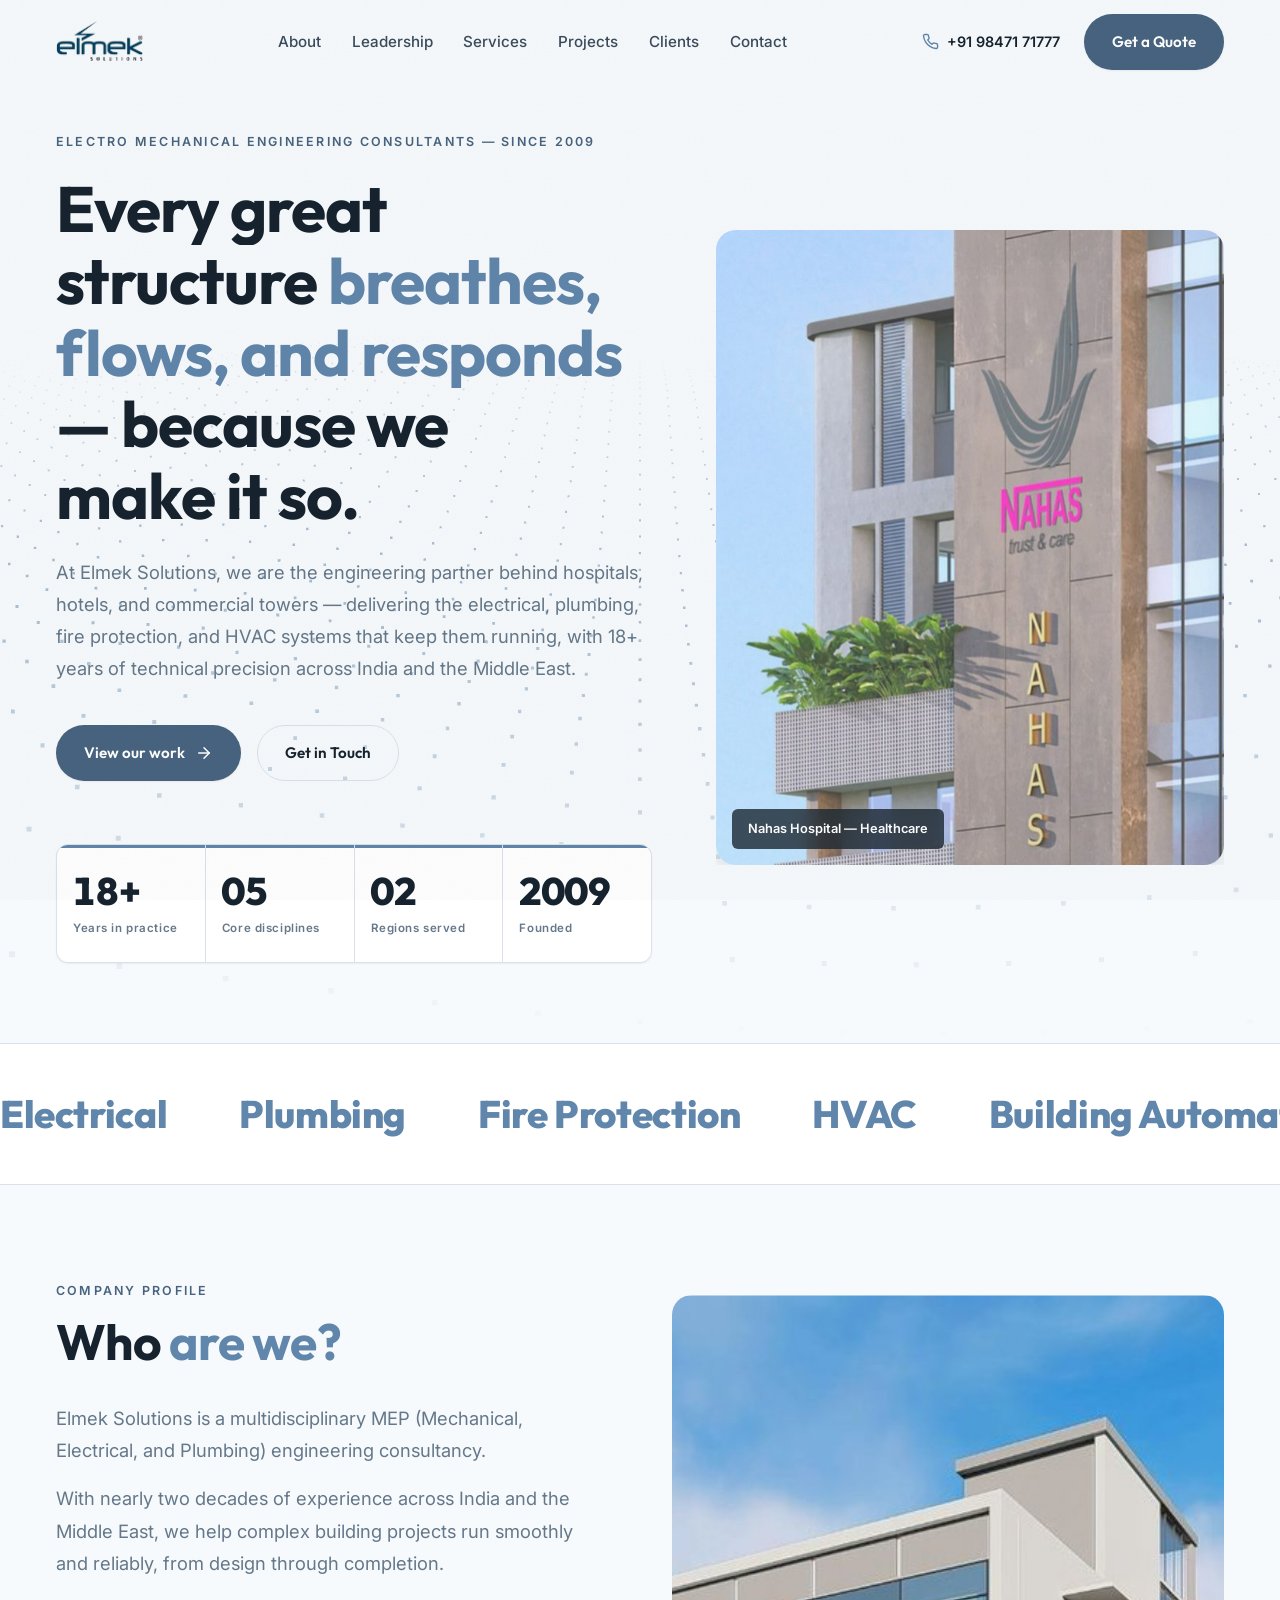
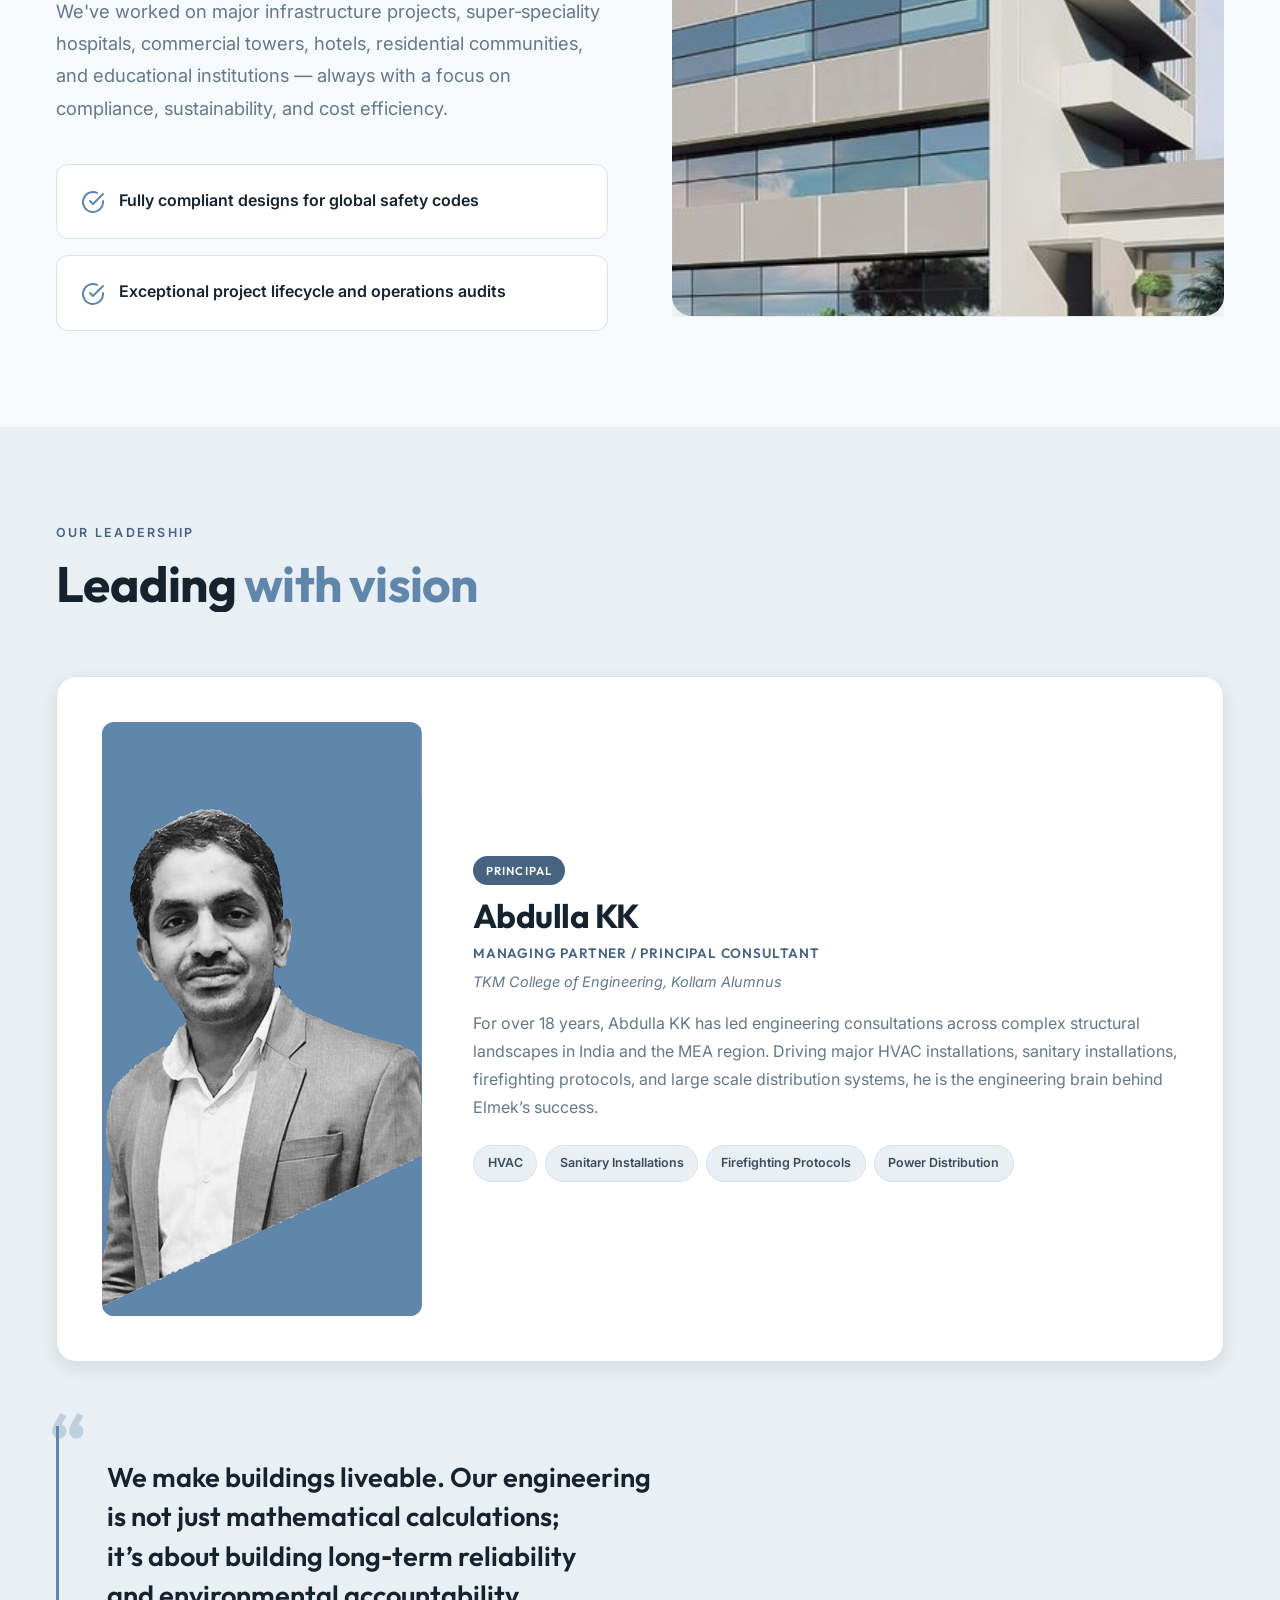
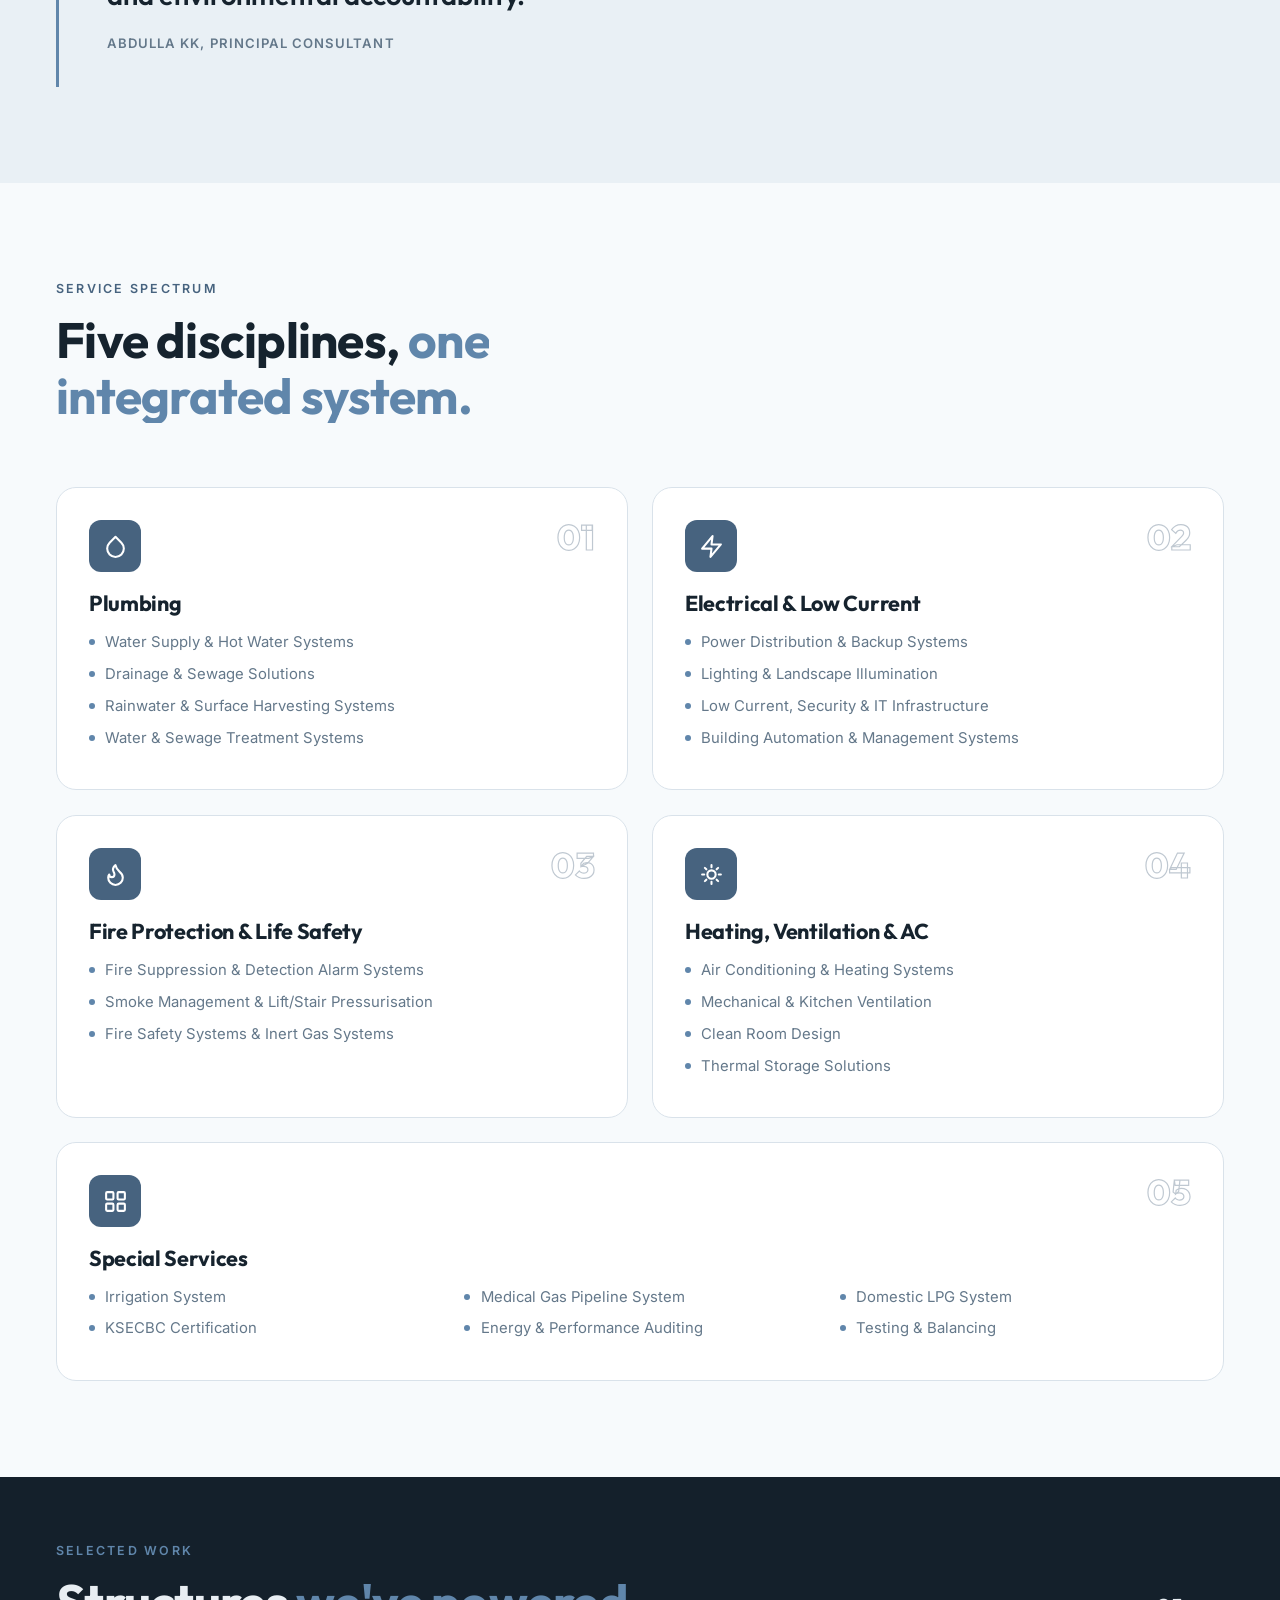
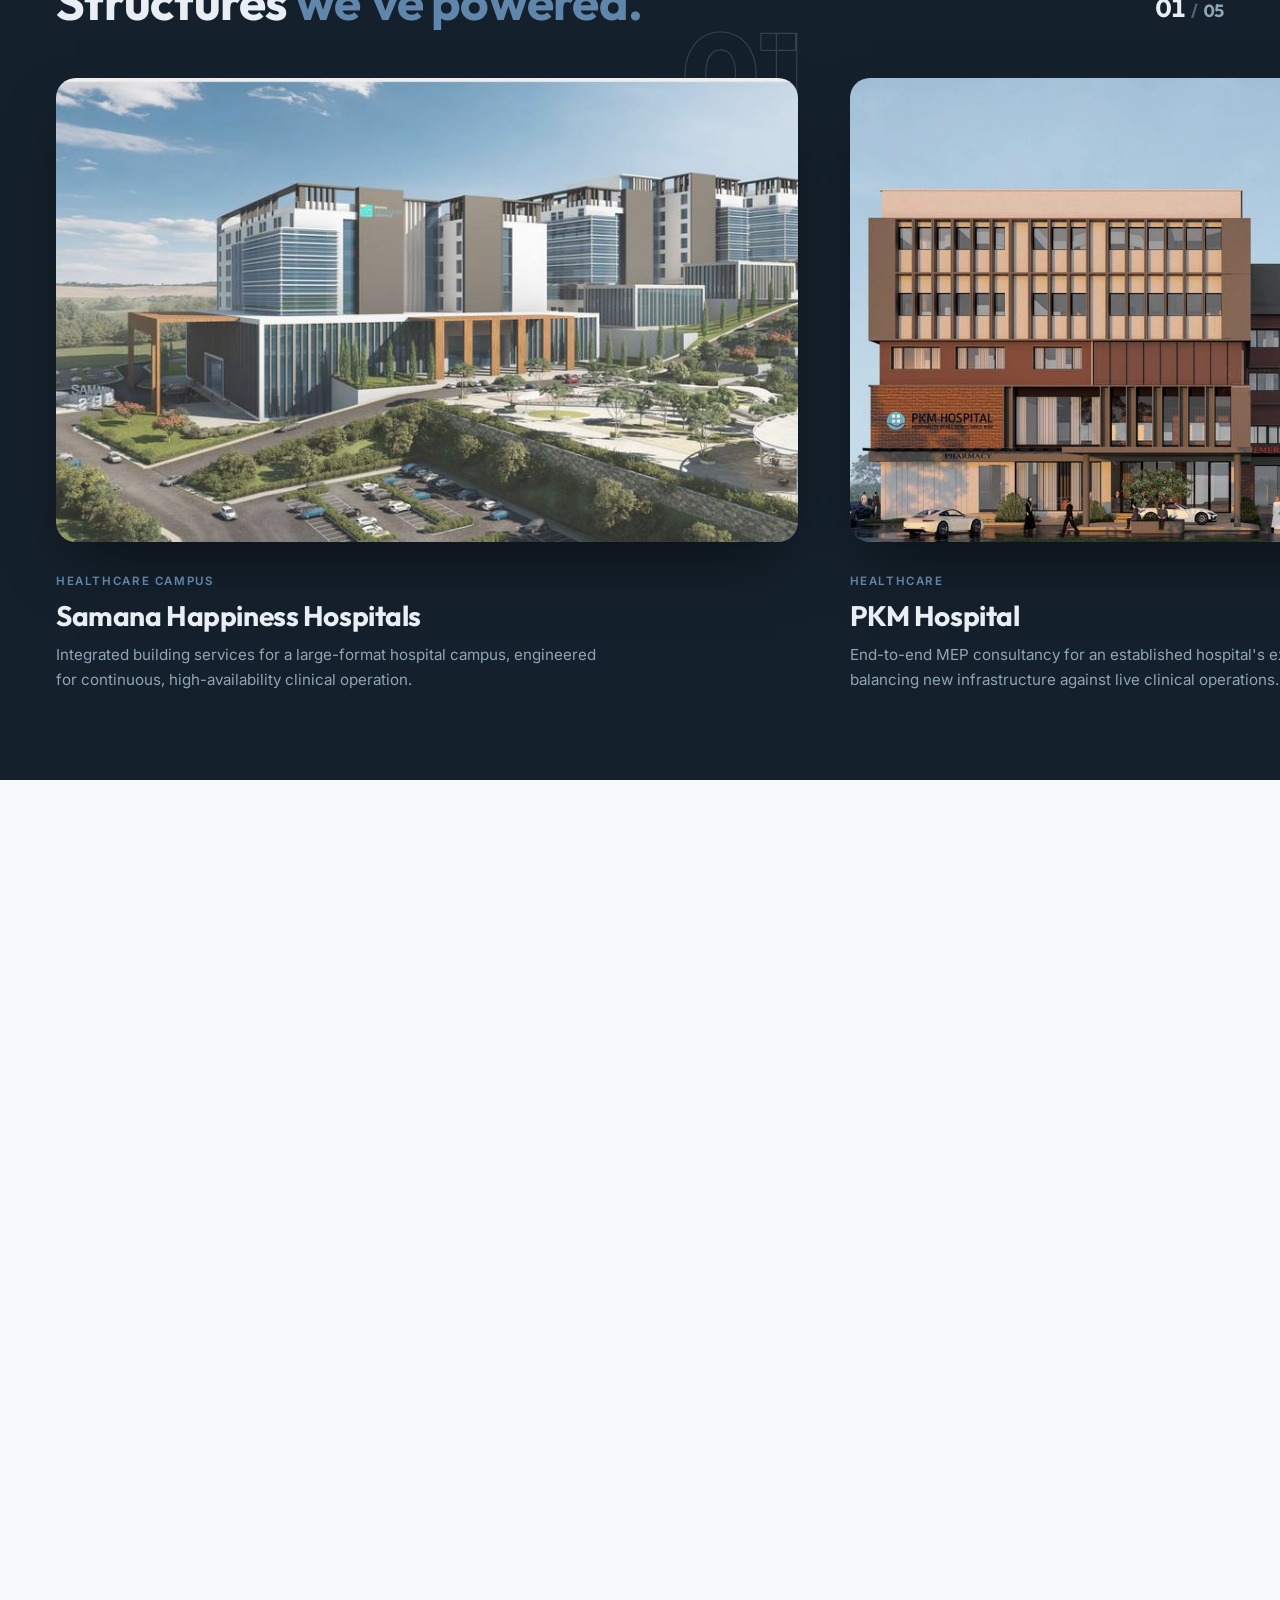
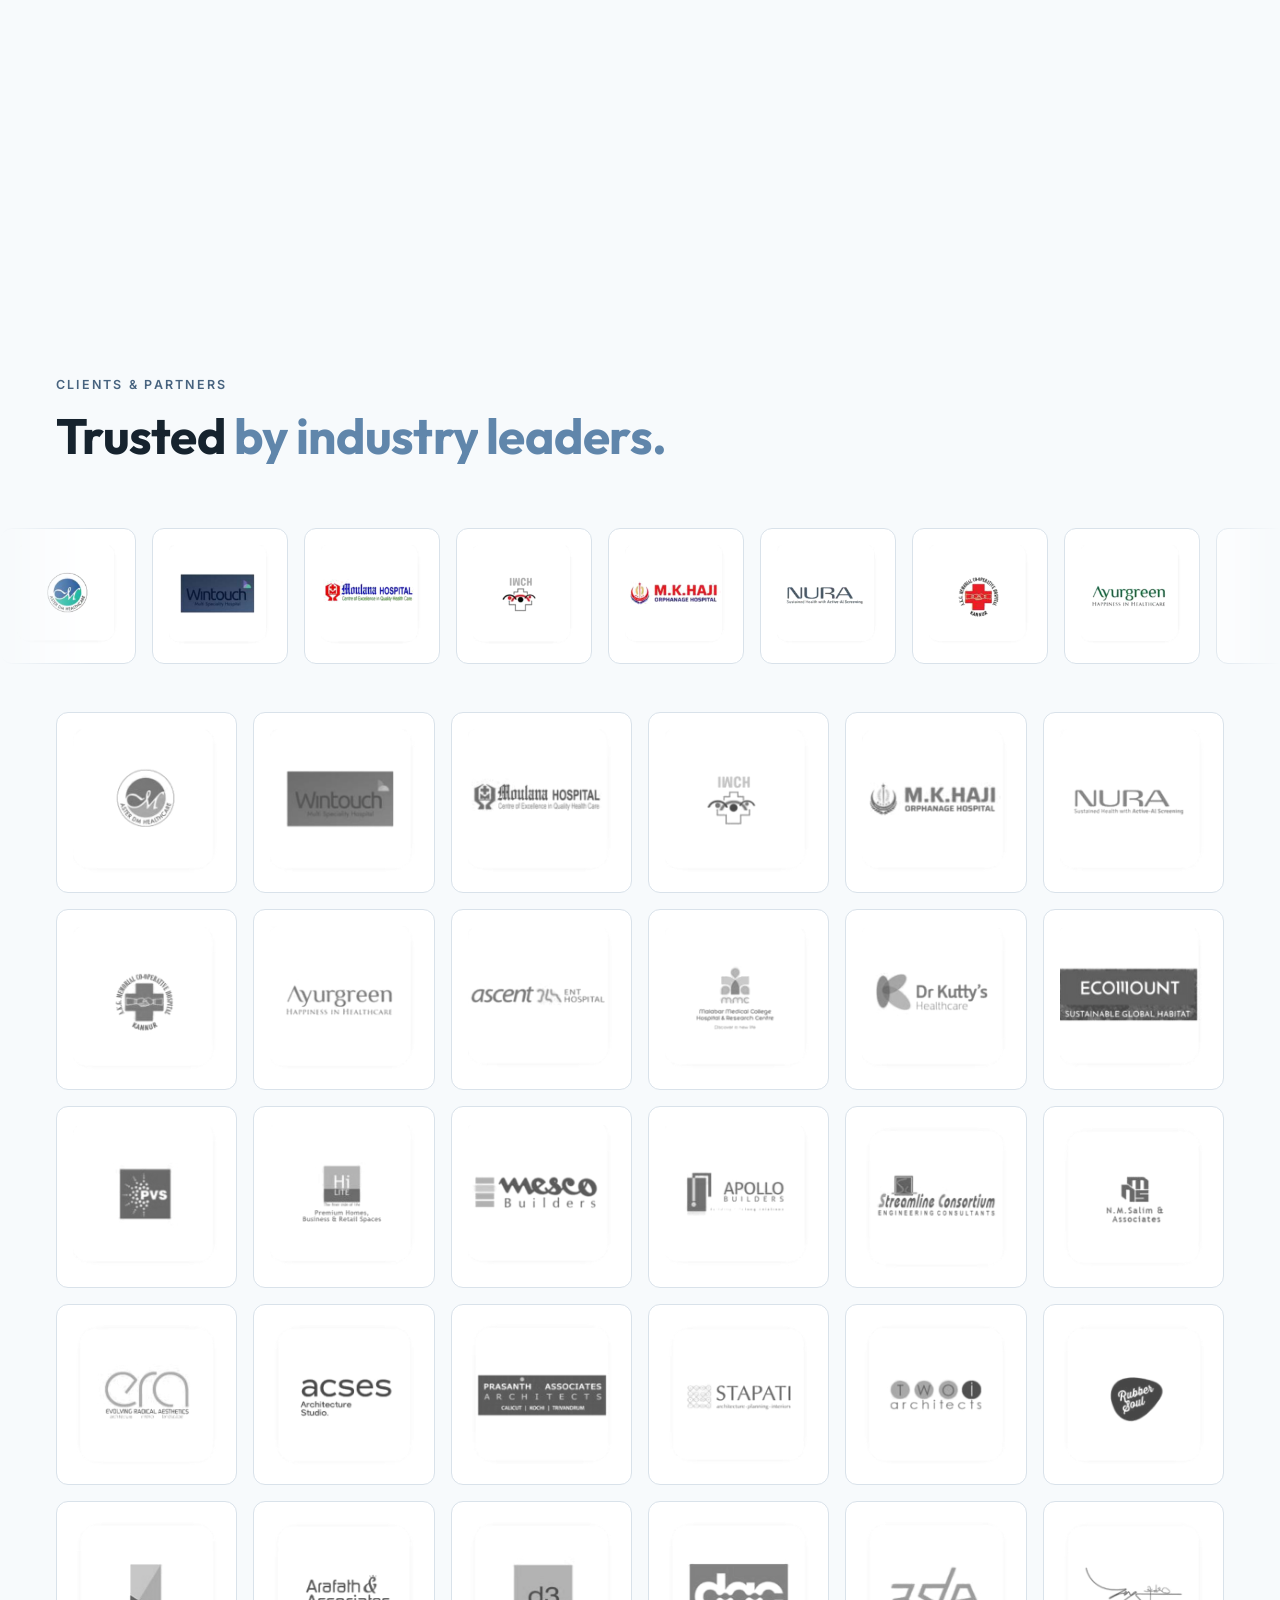
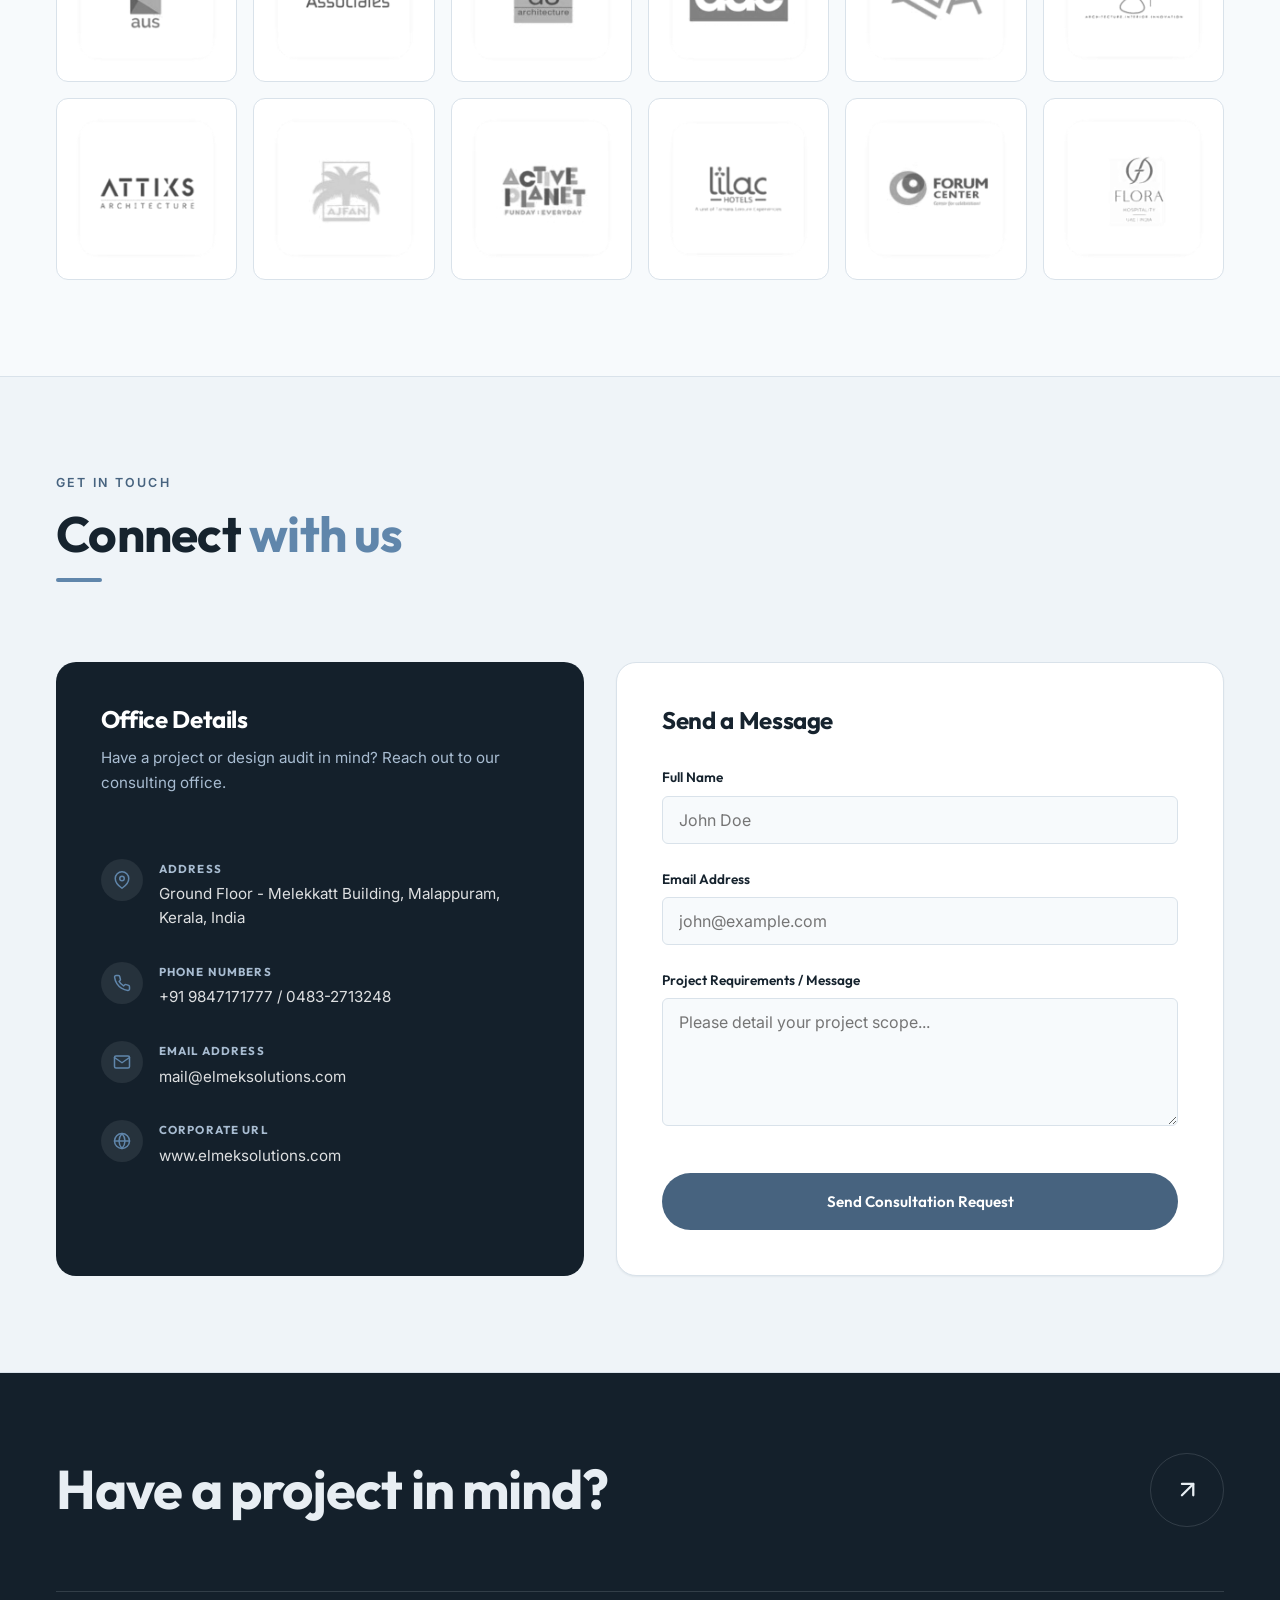
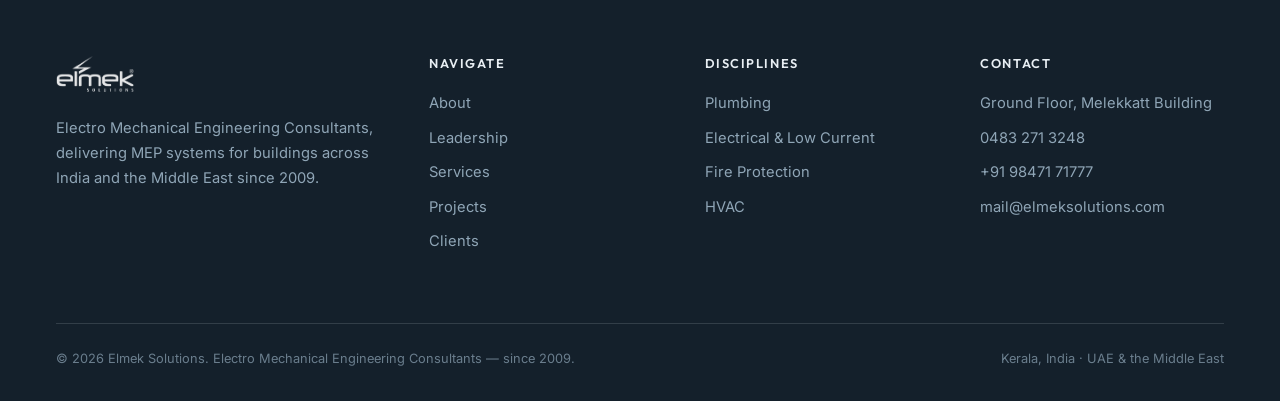
<file: index.html>
<!doctype html>
<html lang="en">
<head>
<meta charset="UTF-8">
<meta name="viewport" content="width=device-width, initial-scale=1">
<title>Elmek Solutions | Electro Mechanical Engineering Consultants</title>
<meta name="description" content="Elmek Solutions is a multidisciplinary MEP consultancy delivering smart, reliable electrical, plumbing, fire protection, and HVAC systems for hospitals, hotels, and commercial towers across India and the Middle East. 18+ years of practice, since 2009.">
<link rel="preconnect" href="https://fonts.googleapis.com">
<link rel="preconnect" href="https://fonts.gstatic.com" crossorigin>
<link href="https://fonts.googleapis.com/css2?family=Inter:wght@300;400;500;600&family=Outfit:wght@400;500;600;700;800&display=swap" rel="stylesheet">
<link rel="stylesheet" href="css/styles.css">
<link rel="icon" href="data:image/svg+xml,%3Csvg xmlns='http://www.w3.org/2000/svg' viewBox='0 0 32 32'%3E%3Cpath d='M19.5 2 8 17.5h7.5L12.5 30 25 13h-8z' fill='%2347637F'/%3E%3C/svg%3E">
<script>document.documentElement.classList.add('js');</script>
</head>
<body>

<!-- ================= PRELOADER ================= -->
<div class="preloader" id="preloader" aria-hidden="true">
  <div class="preloader-inner">
    <img class="preloader-logo" src="images/elmek-logo.png" alt="Elmek Solutions" width="700" height="322">
  </div>
  <span class="preloader-count" id="preloaderCount">00</span>
</div>

<!-- ================= SCROLL PROGRESS ================= -->
<div class="scroll-progress" id="scrollProgress" aria-hidden="true"></div>

<a class="skip-link" href="#main">Skip to main content</a>

<!-- ================= HEADER ================= -->
<header class="site-header" id="siteHeader">
  <div class="container nav-inner">
    <a class="brand" href="#top" aria-label="Elmek Solutions home">
      <img class="brand-logo" src="images/elmek-logo.png" alt="Elmek Solutions" width="700" height="322">
    </a>

    <nav class="nav-links" aria-label="Primary">
      <a href="#about">About</a>
      <a href="#leadership">Leadership</a>
      <a href="#services">Services</a>
      <a href="#projects">Projects</a>
      <a href="#clients">Clients</a>
      <a href="#contact">Contact</a>
    </nav>

    <div class="nav-aside">
      <a class="nav-phone" href="tel:+919847171777">
        <svg viewBox="0 0 24 24" fill="none" stroke="currentColor" stroke-width="2" stroke-linecap="round" stroke-linejoin="round" aria-hidden="true"><path d="M22 16.92v3a2 2 0 0 1-2.18 2 19.79 19.79 0 0 1-8.63-3.07 19.5 19.5 0 0 1-6-6 19.79 19.79 0 0 1-3.07-8.67A2 2 0 0 1 4.11 2h3a2 2 0 0 1 2 1.72c.127.96.362 1.903.7 2.81a2 2 0 0 1-.45 2.11L8.09 9.91a16 16 0 0 0 6 6l1.27-1.27a2 2 0 0 1 2.11-.45c.907.338 1.85.573 2.81.7A2 2 0 0 1 22 16.92z"/></svg>
        <span>+91 98471 71777</span>
      </a>
      <a class="btn btn-accent" href="https://wa.me/919847171777?text=Hi%20Elmek%20Solutions%2C%20I%27d%20like%20to%20request%20a%20quote%20for%20an%20MEP%20project." target="_blank" rel="noopener" data-magnetic><span>Get a Quote</span></a>
      <button class="nav-toggle" id="navToggle" aria-label="Open menu" aria-expanded="false" aria-controls="mobileNav">
        <svg class="icon-menu" viewBox="0 0 24 24" fill="none" stroke="currentColor" stroke-width="2" stroke-linecap="round" aria-hidden="true"><line x1="3" y1="6" x2="21" y2="6"/><line x1="3" y1="12" x2="21" y2="12"/><line x1="3" y1="18" x2="21" y2="18"/></svg>
        <svg class="icon-close" viewBox="0 0 24 24" fill="none" stroke="currentColor" stroke-width="2" stroke-linecap="round" aria-hidden="true"><line x1="18" y1="6" x2="6" y2="18"/><line x1="6" y1="6" x2="18" y2="18"/></svg>
      </button>
    </div>
  </div>
</header>

<nav class="mobile-nav" id="mobileNav" aria-label="Mobile">
  <div class="mobile-nav-links">
    <a href="#about">About</a>
    <a href="#leadership">Leadership</a>
    <a href="#services">Services</a>
    <a href="#projects">Projects</a>
    <a href="#clients">Clients</a>
    <a href="#contact">Contact</a>
  </div>
  <div class="mobile-nav-foot">
    <a href="tel:+919847171777">+91 98471 71777</a>
    <a href="mailto:mail@elmeksolutions.com">mail@elmeksolutions.com</a>
  </div>
</nav>

<main id="main">
  <div id="top"></div>

  <!-- ================= HERO ================= -->
  <section class="hero" id="hero">
    <canvas class="hero-canvas" id="webgl" aria-hidden="true"></canvas>
    <div class="container hero-grid">
      <div class="hero-copy">
        <p class="eyebrow hero-eyebrow" data-reveal>Electro Mechanical Engineering Consultants &mdash; Since 2009</p>
        <h1 class="hero-title" id="heroTitle">Every great structure <em>breathes, flows, and responds</em> &mdash; because we make it so.</h1>
        <p class="lede" data-reveal>At Elmek Solutions, we are the engineering partner behind hospitals, hotels, and commercial towers &mdash; delivering the electrical, plumbing, fire protection, and HVAC systems that keep them running, with 18+ years of technical precision across India and the Middle East.</p>
        <div class="hero-actions" data-reveal>
          <a class="btn btn-accent" href="#projects" data-magnetic>
            <span>View our work</span>
            <svg viewBox="0 0 24 24" fill="none" stroke="currentColor" stroke-width="2" stroke-linecap="round" stroke-linejoin="round" aria-hidden="true"><line x1="5" y1="12" x2="19" y2="12"/><polyline points="12 5 19 12 12 19"/></svg>
          </a>
          <a class="btn btn-outline" href="#contact" data-magnetic><span>Get in Touch</span></a>
        </div>
        <div class="hero-stats" data-reveal>
          <div><span class="num" data-count="18" data-suffix="+">18+</span><span class="cap">Years in practice</span></div>
          <div><span class="num" data-count="5" data-pad="2">05</span><span class="cap">Core disciplines</span></div>
          <div><span class="num" data-count="2" data-pad="2">02</span><span class="cap">Regions served</span></div>
          <div><span class="num" data-count="2009">2009</span><span class="cap">Founded</span></div>
        </div>
      </div>
      <div class="hero-media" id="heroMedia">
        <img class="hero-slide is-active" src="images/hero-nahas.jpg" alt="Nahas Hospital tower elevation, engineered by Elmek Solutions" data-caption="Nahas Hospital — Healthcare" width="700" height="874">
        <img class="hero-slide" src="images/hero-samana.jpg" alt="Samana Happiness Hospitals campus, engineered by Elmek Solutions" data-caption="Samana Happiness Hospitals — Healthcare Campus" loading="lazy" width="700" height="875">
        <img class="hero-slide" src="images/hero-forum.jpg" alt="Forum Center retail and entertainment complex, engineered by Elmek Solutions" data-caption="Forum Center — Retail &amp; Entertainment" loading="lazy" width="700" height="875">
        <img class="hero-slide" src="images/hero-pkm.jpg" alt="PKM Hospital building elevation, engineered by Elmek Solutions" data-caption="PKM Hospital — Healthcare" loading="lazy" width="700" height="875">
        <img class="hero-slide" src="images/hero-tower.jpg" alt="Commercial development building elevation, engineered by Elmek Solutions" data-caption="Commercial Development — Commercial" loading="lazy" width="700" height="791">
        <span class="hero-media-tag" id="heroCaption">Nahas Hospital — Healthcare</span>
      </div>
    </div>
  </section>

  <!-- ================= TYPE MARQUEE ================= -->
  <div class="type-marquee" aria-hidden="true">
    <div class="type-marquee-track">
      <div class="marquee-set">
        <span>Electrical</span>
        <span>Plumbing</span>
        <span>Fire Protection</span>
        <span>HVAC</span>
        <span>Building Automation</span>
        <span>Energy Auditing</span>
      </div>
      <div class="marquee-set">
        <span>Electrical</span>
        <span>Plumbing</span>
        <span>Fire Protection</span>
        <span>HVAC</span>
        <span>Building Automation</span>
        <span>Energy Auditing</span>
      </div>
    </div>
  </div>

  <!-- ================= COMPANY PROFILE ================= -->
  <section class="about" id="about">
    <div class="container about-grid">
      <div class="about-copy">
        <p class="eyebrow" data-reveal>Company Profile</p>
        <h2 class="section-title" data-split>Who <span class="accent-text">are we?</span></h2>
        <p class="lede" data-reveal>Elmek Solutions is a multidisciplinary MEP (Mechanical, Electrical, and Plumbing) engineering consultancy.</p>
        <p class="lede" data-reveal>With nearly two decades of experience across India and the Middle East, we help complex building projects run smoothly and reliably, from design through completion.</p>
        <p class="lede" data-reveal>We've worked on major infrastructure projects, super&#8209;speciality hospitals, commercial towers, hotels, residential communities, and educational institutions &mdash; always with a focus on compliance, sustainability, and cost efficiency.</p>
        <div class="about-highlights">
          <div class="about-highlight" data-reveal>
            <svg viewBox="0 0 24 24" fill="none" stroke="currentColor" stroke-width="2" stroke-linecap="round" stroke-linejoin="round" aria-hidden="true"><path d="M22 11.08V12a10 10 0 1 1-5.93-9.14"/><polyline points="22 4 12 14.01 9 11.01"/></svg>
            <span>Fully compliant designs for global safety codes</span>
          </div>
          <div class="about-highlight" data-reveal>
            <svg viewBox="0 0 24 24" fill="none" stroke="currentColor" stroke-width="2" stroke-linecap="round" stroke-linejoin="round" aria-hidden="true"><path d="M22 11.08V12a10 10 0 1 1-5.93-9.14"/><polyline points="22 4 12 14.01 9 11.01"/></svg>
            <span>Exceptional project lifecycle and operations audits</span>
          </div>
        </div>
      </div>
      <div class="about-media" data-clip>
        <img src="images/about-building.jpg" alt="Modern commercial development engineered by Elmek Solutions" data-parallax width="900" height="506">
      </div>
    </div>
  </section>

  <!-- ================= LEADERSHIP ================= -->
  <section class="leadership" id="leadership">
    <div class="container">
      <div class="section-head">
        <p class="eyebrow" data-reveal>Our Leadership</p>
        <h2 class="section-title" data-split>Leading <span class="accent-text">with vision</span></h2>
      </div>
      <div class="lead-card" data-reveal>
        <div class="lead-portrait" data-clip>
          <img src="images/abdulla-kk.jpg" alt="Abdulla KK, Managing Partner and Principal Consultant at Elmek Solutions" data-parallax width="560" height="906">
        </div>
        <div class="lead-body">
          <span class="lead-badge">Principal</span>
          <h3>Abdulla KK</h3>
          <span class="lead-role">Managing Partner / Principal Consultant</span>
          <span class="lead-credential">TKM College of Engineering, Kollam Alumnus</span>
          <p>For over 18 years, Abdulla KK has led engineering consultations across complex structural landscapes in India and the MEA region. Driving major HVAC installations, sanitary installations, firefighting protocols, and large scale distribution systems, he is the engineering brain behind Elmek&rsquo;s success.</p>
          <div class="chip-row">
            <span class="chip">HVAC</span>
            <span class="chip">Sanitary Installations</span>
            <span class="chip">Firefighting Protocols</span>
            <span class="chip">Power Distribution</span>
          </div>
        </div>
      </div>
      <blockquote class="lead-quote" data-reveal>
        <p data-split>We make buildings liveable. Our engineering is not just mathematical calculations; it&rsquo;s about building long&#8209;term reliability and environmental accountability.</p>
        <cite>Abdulla KK, Principal Consultant</cite>
      </blockquote>
    </div>
  </section>

  <!-- ================= SERVICES ================= -->
  <section class="services" id="services">
    <div class="container">
      <div class="section-head">
        <p class="eyebrow" data-reveal>Service Spectrum</p>
        <h2 class="section-title" data-split>Five disciplines, <span class="accent-text">one integrated system.</span></h2>
      </div>
      <div class="services-grid">

        <article class="service-card" data-tilt>
          <div class="service-head">
            <div class="service-icon">
              <svg viewBox="0 0 24 24" fill="none" stroke="currentColor" stroke-width="2" stroke-linecap="round" stroke-linejoin="round" aria-hidden="true"><path d="M12 2.69l5.66 5.66a8 8 0 1 1-11.31 0z"/></svg>
            </div>
            <span class="service-num">01</span>
          </div>
          <h3>Plumbing</h3>
          <ul class="service-list">
            <li>Water Supply &amp; Hot Water Systems</li>
            <li>Drainage &amp; Sewage Solutions</li>
            <li>Rainwater &amp; Surface Harvesting Systems</li>
            <li>Water &amp; Sewage Treatment Systems</li>
          </ul>
        </article>

        <article class="service-card" data-tilt>
          <div class="service-head">
            <div class="service-icon">
              <svg viewBox="0 0 24 24" fill="none" stroke="currentColor" stroke-width="2" stroke-linecap="round" stroke-linejoin="round" aria-hidden="true"><polygon points="13 2 3 14 12 14 11 22 21 10 12 10 13 2"/></svg>
            </div>
            <span class="service-num">02</span>
          </div>
          <h3>Electrical &amp; Low Current</h3>
          <ul class="service-list">
            <li>Power Distribution &amp; Backup Systems</li>
            <li>Lighting &amp; Landscape Illumination</li>
            <li>Low Current, Security &amp; IT Infrastructure</li>
            <li>Building Automation &amp; Management Systems</li>
          </ul>
        </article>

        <article class="service-card" data-tilt>
          <div class="service-head">
            <div class="service-icon">
              <svg viewBox="0 0 24 24" fill="none" stroke="currentColor" stroke-width="2" stroke-linecap="round" stroke-linejoin="round" aria-hidden="true"><path d="M8.5 14.5A2.5 2.5 0 0 0 11 12c0-1.38-.5-2-1-3-1.072-2.143-.224-4.054 2-6 .5 2.5 2 4.9 4 6.5 2 1.6 3 3.5 3 5.5a7 7 0 1 1-14 0c0-1.153.433-2.294 1-3a2.5 2.5 0 0 0 2.5 2.5z"/></svg>
            </div>
            <span class="service-num">03</span>
          </div>
          <h3>Fire Protection &amp; Life Safety</h3>
          <ul class="service-list">
            <li>Fire Suppression &amp; Detection Alarm Systems</li>
            <li>Smoke Management &amp; Lift/Stair Pressurisation</li>
            <li>Fire Safety Systems &amp; Inert Gas Systems</li>
          </ul>
        </article>

        <article class="service-card" data-tilt>
          <div class="service-head">
            <div class="service-icon">
              <svg viewBox="0 0 24 24" fill="none" stroke="currentColor" stroke-width="2" stroke-linecap="round" stroke-linejoin="round" aria-hidden="true"><path d="M12 3v2M12 19v2M5.64 5.64l1.42 1.42M16.94 16.94l1.42 1.42M3 12h2M19 12h2M5.64 18.36l1.42-1.42M16.94 7.06l1.42-1.42"/><circle cx="12" cy="12" r="4"/></svg>
            </div>
            <span class="service-num">04</span>
          </div>
          <h3>Heating, Ventilation &amp; AC</h3>
          <ul class="service-list">
            <li>Air Conditioning &amp; Heating Systems</li>
            <li>Mechanical &amp; Kitchen Ventilation</li>
            <li>Clean Room Design</li>
            <li>Thermal Storage Solutions</li>
          </ul>
        </article>

        <article class="service-card is-wide" data-tilt>
          <div class="service-head">
            <div class="service-icon">
              <svg viewBox="0 0 24 24" fill="none" stroke="currentColor" stroke-width="2" stroke-linecap="round" stroke-linejoin="round" aria-hidden="true"><rect x="3" y="3" width="7" height="7" rx="1"/><rect x="14" y="3" width="7" height="7" rx="1"/><rect x="14" y="14" width="7" height="7" rx="1"/><rect x="3" y="14" width="7" height="7" rx="1"/></svg>
            </div>
            <span class="service-num">05</span>
          </div>
          <h3>Special Services</h3>
          <ul class="service-list">
            <li>Irrigation System</li>
            <li>Medical Gas Pipeline System</li>
            <li>Domestic LPG System</li>
            <li>KSECBC Certification</li>
            <li>Energy &amp; Performance Auditing</li>
            <li>Testing &amp; Balancing</li>
          </ul>
        </article>

      </div>
    </div>
  </section>

  <!-- ================= PROJECTS (pinned horizontal) ================= -->
  <section class="projects" id="projects">
    <div class="projects-pin">
      <div class="container projects-head">
        <div>
          <p class="eyebrow" data-reveal>Selected Work</p>
          <h2 class="section-title" data-split>Structures <span class="accent-text">we've powered.</span></h2>
        </div>
        <div class="projects-counter" aria-hidden="true"><span id="projCurrent">01</span><span class="projects-counter-sep">/</span>05</div>
      </div>
      <div class="projects-track" id="projectsTrack">

        <article class="project-slide">
          <span class="project-ghost" aria-hidden="true">01</span>
          <div class="project-media"><img src="images/samana-hospitals.jpg" alt="Samana Happiness Hospitals campus aerial view" loading="lazy" width="980" height="491"></div>
          <div class="project-info">
            <span class="project-sector">Healthcare Campus</span>
            <h3>Samana Happiness Hospitals</h3>
            <p>Integrated building services for a large-format hospital campus, engineered for continuous, high-availability clinical operation.</p>
          </div>
        </article>

        <article class="project-slide">
          <span class="project-ghost" aria-hidden="true">02</span>
          <div class="project-media"><img src="images/pkm-hospital.jpg" alt="PKM Hospital building elevation" loading="lazy" width="980" height="707"></div>
          <div class="project-info">
            <span class="project-sector">Healthcare</span>
            <h3>PKM Hospital</h3>
            <p>End-to-end MEP consultancy for an established hospital's expansion, balancing new infrastructure against live clinical operations.</p>
          </div>
        </article>

        <article class="project-slide">
          <span class="project-ghost" aria-hidden="true">03</span>
          <div class="project-media"><img src="images/forum-center.jpg" alt="Forum Center retail and entertainment complex at dusk" loading="lazy" width="980" height="537"></div>
          <div class="project-info">
            <span class="project-sector">Retail &amp; Entertainment</span>
            <h3>Forum Center</h3>
            <p>HVAC, electrical, and fire &amp; life safety systems engineered for a high-footfall retail and entertainment destination.</p>
          </div>
        </article>

        <article class="project-slide">
          <span class="project-ghost" aria-hidden="true">04</span>
          <div class="project-media"><img src="images/nahas-hospital.jpg" alt="Nahas Hospital tower elevation" loading="lazy" width="600" height="1124"></div>
          <div class="project-info">
            <span class="project-sector">Healthcare</span>
            <h3>Nahas Hospital</h3>
            <p>Full MEP systems design across HVAC, electrical, fire &amp; life safety, plumbing, and medical gas pipeline infrastructure for a multi-storey hospital tower.</p>
          </div>
        </article>

        <article class="project-slide">
          <span class="project-ghost" aria-hidden="true">05</span>
          <div class="project-media"><img src="images/commercial-tower.jpg" alt="Commercial development building elevation" loading="lazy" width="760" height="1005"></div>
          <div class="project-info">
            <span class="project-sector">Commercial</span>
            <h3>Commercial Development</h3>
            <p>Power distribution, HVAC, and building automation systems designed for a modern corporate facility.</p>
          </div>
        </article>

      </div>
    </div>
  </section>

  <!-- ================= CLIENTS ================= -->
  <section class="clients" id="clients">
    <div class="container">
      <div class="section-head">
        <p class="eyebrow" data-reveal>Clients &amp; Partners</p>
        <h2 class="section-title" data-split>Trusted <span class="accent-text">by industry leaders.</span></h2>
      </div>
    </div>

    <div class="logo-marquee" data-reveal>
      <div class="marquee-viewport">
        <div class="marquee-track">
          <div class="logo-tile"><img src="images/clients/logo-aster-dm-healthcare.png" alt="Aster DM Healthcare" loading="lazy"></div>
          <div class="logo-tile"><img src="images/clients/logo-wintouch.png" alt="Wintouch Multi Speciality Hospital" loading="lazy"></div>
          <div class="logo-tile"><img src="images/clients/logo-moulana-hospital.png" alt="Moulana Hospital" loading="lazy"></div>
          <div class="logo-tile"><img src="images/clients/logo-inch.png" alt="INCH Eye Hospital" loading="lazy"></div>
          <div class="logo-tile"><img src="images/clients/logo-mk-haji.png" alt="M.K. Haji Orphanage Hospital" loading="lazy"></div>
          <div class="logo-tile"><img src="images/clients/logo-nura.png" alt="NURA Healthcare" loading="lazy"></div>
          <div class="logo-tile"><img src="images/clients/logo-akg-memorial.png" alt="A.K.G. Memorial Co-operative Hospital, Kannur" loading="lazy"></div>
          <div class="logo-tile"><img src="images/clients/logo-ayurgreen.png" alt="Ayurgreen Healthcare" loading="lazy"></div>
          <div class="logo-tile"><img src="images/clients/logo-ascent-ent.png" alt="Ascent ENT Hospital" loading="lazy"></div>
          <div class="logo-tile"><img src="images/clients/logo-mmc.png" alt="Malabar Medical College Hospital &amp; Research Centre" loading="lazy"></div>
          <div class="logo-tile"><img src="images/clients/logo-dr-kuttys.png" alt="Dr Kutty's Healthcare" loading="lazy"></div>
          <div class="logo-tile"><img src="images/clients/logo-ecomount.png" alt="Ecomount" loading="lazy"></div>
          <div class="logo-tile"><img src="images/clients/logo-pvs.png" alt="PVS" loading="lazy"></div>
          <div class="logo-tile"><img src="images/clients/logo-hi-lite.png" alt="Hi-Lite" loading="lazy"></div>
          <div class="logo-tile"><img src="images/clients/logo-mesco-builders.png" alt="Mesco Builders" loading="lazy"></div>
          <div class="logo-tile"><img src="images/clients/logo-apollo-builders.png" alt="Apollo Builders" loading="lazy"></div>
          <div class="logo-tile"><img src="images/clients/logo-streamline-consortium.png" alt="Streamline Consortium" loading="lazy"></div>
          <div class="logo-tile"><img src="images/clients/logo-nm-salim.png" alt="N.M. Salim &amp; Associates" loading="lazy"></div>
          <div class="logo-tile"><img src="images/clients/logo-era.png" alt="ERA — Evolving Radical Aesthetics" loading="lazy"></div>
          <div class="logo-tile"><img src="images/clients/logo-acses.png" alt="ACSES Architecture Studio" loading="lazy"></div>
          <div class="logo-tile"><img src="images/clients/logo-prasanth-associates.png" alt="Prasanth &amp; Associates Architects" loading="lazy"></div>
          <div class="logo-tile"><img src="images/clients/logo-stapati.png" alt="STAPATI" loading="lazy"></div>
          <div class="logo-tile"><img src="images/clients/logo-two-architects.png" alt="TWO Architects" loading="lazy"></div>
          <div class="logo-tile"><img src="images/clients/logo-rubber-soul.png" alt="Rubber Soul" loading="lazy"></div>
          <div class="logo-tile"><img src="images/clients/logo-aus.png" alt="AUS" loading="lazy"></div>
          <div class="logo-tile"><img src="images/clients/logo-arafath-associates.png" alt="Arafath &amp; Associates" loading="lazy"></div>
          <div class="logo-tile"><img src="images/clients/logo-d3-architecture.png" alt="d3 Architecture" loading="lazy"></div>
          <div class="logo-tile"><img src="images/clients/logo-dac.png" alt="DAC" loading="lazy"></div>
          <div class="logo-tile"><img src="images/clients/logo-zda.png" alt="ZDA" loading="lazy"></div>
          <div class="logo-tile"><img src="images/clients/logo-partner-signature.png" alt="Architecture and interior design partner" loading="lazy"></div>
          <div class="logo-tile"><img src="images/clients/logo-attixs.png" alt="ATTIXS Architecture" loading="lazy"></div>
          <div class="logo-tile"><img src="images/clients/logo-ajfan.png" alt="AJFAN" loading="lazy"></div>
          <div class="logo-tile"><img src="images/clients/logo-active-planet.png" alt="Active Planet" loading="lazy"></div>
          <div class="logo-tile"><img src="images/clients/logo-lilac-hotels.png" alt="Lilac Hotels" loading="lazy"></div>
          <div class="logo-tile"><img src="images/clients/logo-forum-center.png" alt="Forum Center" loading="lazy"></div>
          <div class="logo-tile"><img src="images/clients/logo-flora-hospitality.png" alt="Flora Hospitality" loading="lazy"></div>
          <div class="logo-tile"><img src="images/clients/logo-aster-dm-healthcare.png" alt="" aria-hidden="true" loading="lazy"></div>
          <div class="logo-tile"><img src="images/clients/logo-wintouch.png" alt="" aria-hidden="true" loading="lazy"></div>
          <div class="logo-tile"><img src="images/clients/logo-moulana-hospital.png" alt="" aria-hidden="true" loading="lazy"></div>
          <div class="logo-tile"><img src="images/clients/logo-inch.png" alt="" aria-hidden="true" loading="lazy"></div>
          <div class="logo-tile"><img src="images/clients/logo-mk-haji.png" alt="" aria-hidden="true" loading="lazy"></div>
          <div class="logo-tile"><img src="images/clients/logo-nura.png" alt="" aria-hidden="true" loading="lazy"></div>
          <div class="logo-tile"><img src="images/clients/logo-akg-memorial.png" alt="" aria-hidden="true" loading="lazy"></div>
          <div class="logo-tile"><img src="images/clients/logo-ayurgreen.png" alt="" aria-hidden="true" loading="lazy"></div>
          <div class="logo-tile"><img src="images/clients/logo-ascent-ent.png" alt="" aria-hidden="true" loading="lazy"></div>
          <div class="logo-tile"><img src="images/clients/logo-mmc.png" alt="" aria-hidden="true" loading="lazy"></div>
          <div class="logo-tile"><img src="images/clients/logo-dr-kuttys.png" alt="" aria-hidden="true" loading="lazy"></div>
          <div class="logo-tile"><img src="images/clients/logo-ecomount.png" alt="" aria-hidden="true" loading="lazy"></div>
          <div class="logo-tile"><img src="images/clients/logo-pvs.png" alt="" aria-hidden="true" loading="lazy"></div>
          <div class="logo-tile"><img src="images/clients/logo-hi-lite.png" alt="" aria-hidden="true" loading="lazy"></div>
          <div class="logo-tile"><img src="images/clients/logo-mesco-builders.png" alt="" aria-hidden="true" loading="lazy"></div>
          <div class="logo-tile"><img src="images/clients/logo-apollo-builders.png" alt="" aria-hidden="true" loading="lazy"></div>
          <div class="logo-tile"><img src="images/clients/logo-streamline-consortium.png" alt="" aria-hidden="true" loading="lazy"></div>
          <div class="logo-tile"><img src="images/clients/logo-nm-salim.png" alt="" aria-hidden="true" loading="lazy"></div>
          <div class="logo-tile"><img src="images/clients/logo-era.png" alt="" aria-hidden="true" loading="lazy"></div>
          <div class="logo-tile"><img src="images/clients/logo-acses.png" alt="" aria-hidden="true" loading="lazy"></div>
          <div class="logo-tile"><img src="images/clients/logo-prasanth-associates.png" alt="" aria-hidden="true" loading="lazy"></div>
          <div class="logo-tile"><img src="images/clients/logo-stapati.png" alt="" aria-hidden="true" loading="lazy"></div>
          <div class="logo-tile"><img src="images/clients/logo-two-architects.png" alt="" aria-hidden="true" loading="lazy"></div>
          <div class="logo-tile"><img src="images/clients/logo-rubber-soul.png" alt="" aria-hidden="true" loading="lazy"></div>
          <div class="logo-tile"><img src="images/clients/logo-aus.png" alt="" aria-hidden="true" loading="lazy"></div>
          <div class="logo-tile"><img src="images/clients/logo-arafath-associates.png" alt="" aria-hidden="true" loading="lazy"></div>
          <div class="logo-tile"><img src="images/clients/logo-d3-architecture.png" alt="" aria-hidden="true" loading="lazy"></div>
          <div class="logo-tile"><img src="images/clients/logo-dac.png" alt="" aria-hidden="true" loading="lazy"></div>
          <div class="logo-tile"><img src="images/clients/logo-zda.png" alt="" aria-hidden="true" loading="lazy"></div>
          <div class="logo-tile"><img src="images/clients/logo-partner-signature.png" alt="" aria-hidden="true" loading="lazy"></div>
          <div class="logo-tile"><img src="images/clients/logo-attixs.png" alt="" aria-hidden="true" loading="lazy"></div>
          <div class="logo-tile"><img src="images/clients/logo-ajfan.png" alt="" aria-hidden="true" loading="lazy"></div>
          <div class="logo-tile"><img src="images/clients/logo-active-planet.png" alt="" aria-hidden="true" loading="lazy"></div>
          <div class="logo-tile"><img src="images/clients/logo-lilac-hotels.png" alt="" aria-hidden="true" loading="lazy"></div>
          <div class="logo-tile"><img src="images/clients/logo-forum-center.png" alt="" aria-hidden="true" loading="lazy"></div>
          <div class="logo-tile"><img src="images/clients/logo-flora-hospitality.png" alt="" aria-hidden="true" loading="lazy"></div>
        </div>
      </div>
    </div>

    <div class="container">
      <div class="logo-grid">
        <div class="logo-tile"><img src="images/clients/logo-aster-dm-healthcare.png" alt="Aster DM Healthcare" loading="lazy"></div>
        <div class="logo-tile"><img src="images/clients/logo-wintouch.png" alt="Wintouch Multi Speciality Hospital" loading="lazy"></div>
        <div class="logo-tile"><img src="images/clients/logo-moulana-hospital.png" alt="Moulana Hospital" loading="lazy"></div>
        <div class="logo-tile"><img src="images/clients/logo-inch.png" alt="INCH Eye Hospital" loading="lazy"></div>
        <div class="logo-tile"><img src="images/clients/logo-mk-haji.png" alt="M.K. Haji Orphanage Hospital" loading="lazy"></div>
        <div class="logo-tile"><img src="images/clients/logo-nura.png" alt="NURA Healthcare" loading="lazy"></div>
        <div class="logo-tile"><img src="images/clients/logo-akg-memorial.png" alt="A.K.G. Memorial Co-operative Hospital, Kannur" loading="lazy"></div>
        <div class="logo-tile"><img src="images/clients/logo-ayurgreen.png" alt="Ayurgreen Healthcare" loading="lazy"></div>
        <div class="logo-tile"><img src="images/clients/logo-ascent-ent.png" alt="Ascent ENT Hospital" loading="lazy"></div>
        <div class="logo-tile"><img src="images/clients/logo-mmc.png" alt="Malabar Medical College Hospital &amp; Research Centre" loading="lazy"></div>
        <div class="logo-tile"><img src="images/clients/logo-dr-kuttys.png" alt="Dr Kutty's Healthcare" loading="lazy"></div>
        <div class="logo-tile"><img src="images/clients/logo-ecomount.png" alt="Ecomount" loading="lazy"></div>
        <div class="logo-tile"><img src="images/clients/logo-pvs.png" alt="PVS" loading="lazy"></div>
        <div class="logo-tile"><img src="images/clients/logo-hi-lite.png" alt="Hi-Lite" loading="lazy"></div>
        <div class="logo-tile"><img src="images/clients/logo-mesco-builders.png" alt="Mesco Builders" loading="lazy"></div>
        <div class="logo-tile"><img src="images/clients/logo-apollo-builders.png" alt="Apollo Builders" loading="lazy"></div>
        <div class="logo-tile"><img src="images/clients/logo-streamline-consortium.png" alt="Streamline Consortium" loading="lazy"></div>
        <div class="logo-tile"><img src="images/clients/logo-nm-salim.png" alt="N.M. Salim &amp; Associates" loading="lazy"></div>
        <div class="logo-tile"><img src="images/clients/logo-era.png" alt="ERA — Evolving Radical Aesthetics" loading="lazy"></div>
        <div class="logo-tile"><img src="images/clients/logo-acses.png" alt="ACSES Architecture Studio" loading="lazy"></div>
        <div class="logo-tile"><img src="images/clients/logo-prasanth-associates.png" alt="Prasanth &amp; Associates Architects" loading="lazy"></div>
        <div class="logo-tile"><img src="images/clients/logo-stapati.png" alt="STAPATI" loading="lazy"></div>
        <div class="logo-tile"><img src="images/clients/logo-two-architects.png" alt="TWO Architects" loading="lazy"></div>
        <div class="logo-tile"><img src="images/clients/logo-rubber-soul.png" alt="Rubber Soul" loading="lazy"></div>
        <div class="logo-tile"><img src="images/clients/logo-aus.png" alt="AUS" loading="lazy"></div>
        <div class="logo-tile"><img src="images/clients/logo-arafath-associates.png" alt="Arafath &amp; Associates" loading="lazy"></div>
        <div class="logo-tile"><img src="images/clients/logo-d3-architecture.png" alt="d3 Architecture" loading="lazy"></div>
        <div class="logo-tile"><img src="images/clients/logo-dac.png" alt="DAC" loading="lazy"></div>
        <div class="logo-tile"><img src="images/clients/logo-zda.png" alt="ZDA" loading="lazy"></div>
        <div class="logo-tile"><img src="images/clients/logo-partner-signature.png" alt="Architecture and interior design partner" loading="lazy"></div>
        <div class="logo-tile"><img src="images/clients/logo-attixs.png" alt="ATTIXS Architecture" loading="lazy"></div>
        <div class="logo-tile"><img src="images/clients/logo-ajfan.png" alt="AJFAN" loading="lazy"></div>
        <div class="logo-tile"><img src="images/clients/logo-active-planet.png" alt="Active Planet" loading="lazy"></div>
        <div class="logo-tile"><img src="images/clients/logo-lilac-hotels.png" alt="Lilac Hotels" loading="lazy"></div>
        <div class="logo-tile"><img src="images/clients/logo-forum-center.png" alt="Forum Center" loading="lazy"></div>
        <div class="logo-tile"><img src="images/clients/logo-flora-hospitality.png" alt="Flora Hospitality" loading="lazy"></div>
      </div>
    </div>
  </section>

  <!-- ================= CONTACT ================= -->
  <section class="contact-section" id="contact">
    <div class="container">
      <div class="section-head contact-head">
        <p class="eyebrow" data-reveal>Get in Touch</p>
        <h2 class="section-title" data-split>Connect <span class="accent-text">with us</span></h2>
      </div>

      <div class="contact-panels">
        <div class="office-card" data-reveal>
          <h3>Office Details</h3>
          <p>Have a project or design audit in mind? Reach out to our consulting office.</p>
          <ul class="office-list">
            <li>
              <span class="office-icon">
                <svg viewBox="0 0 24 24" fill="none" stroke="currentColor" stroke-width="2" stroke-linecap="round" stroke-linejoin="round" aria-hidden="true"><path d="M21 10c0 7-9 13-9 13s-9-6-9-13a9 9 0 0 1 18 0z"/><circle cx="12" cy="10" r="3"/></svg>
              </span>
              <span>
                <span class="office-label">Address</span>
                <span class="office-value">Ground Floor - Melekkatt Building, Malappuram, Kerala, India</span>
              </span>
            </li>
            <li>
              <span class="office-icon">
                <svg viewBox="0 0 24 24" fill="none" stroke="currentColor" stroke-width="2" stroke-linecap="round" stroke-linejoin="round" aria-hidden="true"><path d="M22 16.92v3a2 2 0 0 1-2.18 2 19.79 19.79 0 0 1-8.63-3.07 19.5 19.5 0 0 1-6-6 19.79 19.79 0 0 1-3.07-8.67A2 2 0 0 1 4.11 2h3a2 2 0 0 1 2 1.72c.127.96.362 1.903.7 2.81a2 2 0 0 1-.45 2.11L8.09 9.91a16 16 0 0 0 6 6l1.27-1.27a2 2 0 0 1 2.11-.45c.907.338 1.85.573 2.81.7A2 2 0 0 1 22 16.92z"/></svg>
              </span>
              <span>
                <span class="office-label">Phone Numbers</span>
                <span class="office-value">+91 9847171777 / 0483-2713248</span>
              </span>
            </li>
            <li>
              <span class="office-icon">
                <svg viewBox="0 0 24 24" fill="none" stroke="currentColor" stroke-width="2" stroke-linecap="round" stroke-linejoin="round" aria-hidden="true"><path d="M22 6l-10 7L2 6"/><rect x="2" y="4" width="20" height="16" rx="2"/></svg>
              </span>
              <span>
                <span class="office-label">Email Address</span>
                <span class="office-value">mail@elmeksolutions.com</span>
              </span>
            </li>
            <li>
              <span class="office-icon">
                <svg viewBox="0 0 24 24" fill="none" stroke="currentColor" stroke-width="2" stroke-linecap="round" stroke-linejoin="round" aria-hidden="true"><circle cx="12" cy="12" r="10"/><line x1="2" y1="12" x2="22" y2="12"/><path d="M12 2a15.3 15.3 0 0 1 4 10 15.3 15.3 0 0 1-4 10 15.3 15.3 0 0 1-4-10 15.3 15.3 0 0 1 4-10z"/></svg>
              </span>
              <span>
                <span class="office-label">Corporate URL</span>
                <span class="office-value">www.elmeksolutions.com</span>
              </span>
            </li>
          </ul>
        </div>

        <div class="form-card" data-reveal>
          <h3>Send a Message</h3>
          <form id="contactForm" novalidate>
            <label class="form-field">
              <span>Full Name</span>
              <input type="text" name="name" placeholder="John Doe" autocomplete="name" required>
            </label>
            <label class="form-field">
              <span>Email Address</span>
              <input type="email" name="email" placeholder="john@example.com" autocomplete="email" required>
            </label>
            <label class="form-field">
              <span>Project Requirements / Message</span>
              <textarea name="message" placeholder="Please detail your project scope..." rows="5" required></textarea>
            </label>
            <button type="submit" class="form-submit" data-magnetic><span>Send Consultation Request</span></button>
          </form>
        </div>
      </div>
    </div>
  </section>
</main>

<!-- ================= FOOTER ================= -->
<footer class="site-footer">
  <div class="container">
    <a class="footer-cta" href="#contact" data-reveal>
      <span class="footer-cta-text">Have a project in mind?</span>
      <span class="footer-cta-arrow" aria-hidden="true">
        <svg viewBox="0 0 24 24" fill="none" stroke="currentColor" stroke-width="2" stroke-linecap="round" stroke-linejoin="round"><line x1="7" y1="17" x2="17" y2="7"/><polyline points="7 7 17 7 17 17"/></svg>
      </span>
    </a>
    <div class="footer-grid">
      <div>
        <div class="footer-brand">
          <img class="footer-logo" src="images/elmek-logo.png" alt="Elmek Solutions" width="700" height="322">
        </div>
        <p class="footer-about">Electro Mechanical Engineering Consultants, delivering MEP systems for buildings across India and the Middle East since 2009.</p>
      </div>
      <div class="footer-col">
        <h4>Navigate</h4>
        <a href="#about">About</a>
        <a href="#leadership">Leadership</a>
        <a href="#services">Services</a>
        <a href="#projects">Projects</a>
        <a href="#clients">Clients</a>
      </div>
      <div class="footer-col">
        <h4>Disciplines</h4>
        <a href="#services">Plumbing</a>
        <a href="#services">Electrical &amp; Low Current</a>
        <a href="#services">Fire Protection</a>
        <a href="#services">HVAC</a>
      </div>
      <div class="footer-col">
        <h4>Contact</h4>
        <p>Ground Floor, Melekkatt Building</p>
        <a href="tel:04832713248">0483 271 3248</a>
        <a href="tel:+919847171777">+91 98471 71777</a>
        <a href="mailto:mail@elmeksolutions.com">mail@elmeksolutions.com</a>
      </div>
    </div>
    <div class="footer-bottom">
      <span>&copy; 2026 Elmek Solutions. Electro Mechanical Engineering Consultants &mdash; since 2009.</span>
      <span>Kerala, India &middot; UAE &amp; the Middle East</span>
    </div>
  </div>
</footer>

<div class="paper-texture" aria-hidden="true"></div>

<script src="js/vendor/gsap.min.js"></script>
<script src="js/vendor/ScrollTrigger.min.js"></script>
<script src="js/vendor/three.min.js"></script>
<script src="js/three-bg.js"></script>
<script src="js/main.js"></script>
</body>
</html>
</file>
<file: css/styles.css>
/* =========================================================================
   Elmek Solutions — v2 "experience" build
   Ground-up redesign: GSAP-driven choreography + Three.js hero backdrop.
   Brand palette retained: #6086AB (steel blue), #BFC8D1 (pale blue-grey),
   #47637F (deep accent). Type: Outfit (headings) + Inter (body).
   Motion contract: CSS owns hover micro-interactions and infinite marquees;
   GSAP owns entrances, scroll choreography, counters, magnetic/tilt/cursor.
   All "hidden before reveal" states are applied from JS so the page is
   fully readable with JS disabled or prefers-reduced-motion set.
   ========================================================================= */

/* ---------- 1. Tokens ---------- */
:root{
  --color-primary:#6086AB;
  --color-secondary:#BFC8D1;
  --color-accent:#47637F;
  --color-accent-hover:#33495F;
  --color-accent-soft:#6086AB;

  --color-bg:#F7FAFC;
  --color-bg-soft:#EFF4F8;
  --color-tint:#E9F0F5;
  --color-card:#FFFFFF;
  --color-fg:#3A4B5C;
  --color-heading:#16232E;
  --color-muted:#64788A;
  --color-border:#D9E2EA;

  --color-dark:#14202B;
  --color-dark-2:#1B2A38;
  --color-dark-fg:#E8EEF3;
  --color-dark-muted:#8FA5B6;
  --color-dark-border:rgba(232,238,243,.14);

  --shadow-sm:0 1px 2px rgba(22,35,46,.06);
  --shadow-md:0 6px 16px rgba(22,35,46,.10);
  --shadow-lg:0 24px 48px -16px rgba(22,35,46,.22);

  --radius-sm:6px;
  --radius-md:12px;
  --radius-lg:20px;

  --space-1:.5rem;
  --space-2:1rem;
  --space-3:1.5rem;
  --space-4:2rem;
  --space-5:2.5rem;
  --space-6:3rem;
  --space-8:4rem;
  --space-10:5rem;
  --space-12:6rem;

  --font-heading:'Outfit', system-ui, -apple-system, sans-serif;
  --font-body:'Inter', system-ui, -apple-system, sans-serif;

  --ease-out:cubic-bezier(.16,1,.3,1);
  --duration-fast:150ms;
  --duration-base:280ms;

  --container:1280px;
  --nav-height:84px;
  color-scheme:light;
}

/* ---------- 2. Reset / base ---------- */
*,*::before,*::after{box-sizing:border-box;}
html{-webkit-text-size-adjust:100%;scroll-behavior:smooth;}
body{
  margin:0;background:var(--color-bg);color:var(--color-fg);
  font-family:var(--font-body);font-size:16px;line-height:1.65;
  -webkit-font-smoothing:antialiased;overflow-x:hidden;
}
img{max-width:100%;display:block;}
a{color:inherit;text-decoration:none;}
button{font:inherit;color:inherit;background:none;border:0;}
ul{margin:0;padding:0;list-style:none;}
h1,h2,h3,h4{margin:0;font-family:var(--font-heading);font-weight:700;color:var(--color-heading);text-wrap:balance;line-height:1.12;letter-spacing:-.015em;}
p{margin:0;}

:focus-visible{outline:2.5px solid var(--color-primary);outline-offset:3px;border-radius:2px;}

.skip-link{
  position:absolute;top:-52px;left:1rem;z-index:3000;
  background:var(--color-accent);color:#fff;padding:.75rem 1.25rem;
  border-radius:var(--radius-sm);font-weight:600;
  transition:top var(--duration-base) var(--ease-out);
}
.skip-link:focus{top:1rem;}

.container{max-width:var(--container);margin:0 auto;padding-inline:clamp(1.25rem,4.5vw,3.5rem);}
section{position:relative;}

/* ---------- 3. Type utilities ---------- */
.eyebrow{
  font-family:var(--font-body);font-size:.78rem;font-weight:600;
  letter-spacing:.18em;text-transform:uppercase;color:var(--color-accent);
}
.section-title{font-size:clamp(2rem,4.2vw,3.1rem);margin-top:.8rem;}
.section-title .accent-text,
.hero-title em{color:var(--color-accent-soft);font-style:normal;}
.section-head{max-width:46rem;margin-bottom:var(--space-8);}
.lede{max-width:44rem;font-size:clamp(1.02rem,1.5vw,1.15rem);line-height:1.75;color:var(--color-muted);}

/* split-text word masks (spans injected by JS) */
.w{display:inline-block;overflow:hidden;vertical-align:bottom;}
.wi{display:inline-block;will-change:transform;}

/* ---------- 4. Preloader ---------- */
.preloader{display:none;}
html.js .preloader{
  display:flex;position:fixed;inset:0;z-index:5000;
  background:var(--color-dark);color:var(--color-dark-fg);
  align-items:center;justify-content:center;
}
.preloader-inner{display:flex;flex-direction:column;align-items:center;}
.preloader-logo{
  height:clamp(56px,8vw,84px);width:auto;
  filter:brightness(0) invert(1);opacity:.95;
}
.preloader-count{
  position:absolute;right:clamp(1.5rem,5vw,4rem);bottom:clamp(1rem,4vw,2.5rem);
  font-family:var(--font-heading);font-weight:800;
  font-size:clamp(4rem,12vw,9rem);line-height:1;color:rgba(232,238,243,.12);
  font-variant-numeric:tabular-nums;
}

/* ---------- 6. Scroll progress ---------- */
.scroll-progress{
  position:fixed;top:0;left:0;right:0;height:3px;z-index:2600;
  background:linear-gradient(90deg,var(--color-primary),var(--color-accent));
  transform-origin:0 50%;transform:scaleX(0);pointer-events:none;
}

/* ---------- 7. Header / nav ---------- */
.site-header{
  position:fixed;top:0;left:0;right:0;z-index:2500;
  height:var(--nav-height);display:flex;align-items:center;
  background:transparent;border-bottom:1px solid transparent;
  transition:background var(--duration-base) var(--ease-out),
    border-color var(--duration-base) var(--ease-out),
    transform .45s var(--ease-out);
}
.site-header.is-scrolled{
  background:color-mix(in srgb, var(--color-bg) 92%, transparent);
  backdrop-filter:blur(14px) saturate(140%);
  border-bottom-color:var(--color-border);
}
.site-header.is-hidden{transform:translateY(-110%);}
.nav-inner{display:flex;align-items:center;justify-content:space-between;width:100%;gap:var(--space-3);}
.brand{display:flex;align-items:center;flex:none;}
.brand-logo{height:40px;width:auto;}

.nav-links{display:flex;align-items:center;gap:clamp(1.2rem,2.4vw,2.4rem);}
.nav-links a{
  font-weight:500;font-size:.95rem;color:var(--color-fg);
  padding:.5rem 0;position:relative;transition:color var(--duration-base);
}
.nav-links a::after{
  content:"";position:absolute;left:0;right:100%;bottom:0;height:2px;
  background:var(--color-primary);transition:right .3s var(--ease-out);
}
.nav-links a:hover{color:var(--color-heading);}
.nav-links a:hover::after{right:0;}

.nav-aside{display:flex;align-items:center;gap:var(--space-3);}
.nav-phone{display:flex;align-items:center;gap:.5rem;font-weight:600;font-size:.9rem;color:var(--color-heading);}
.nav-phone svg{width:17px;height:17px;color:var(--color-primary);flex:none;}

.nav-toggle{
  display:none;width:46px;height:46px;align-items:center;justify-content:center;
  border:1.5px solid var(--color-border);border-radius:var(--radius-sm);
  cursor:pointer;flex:none;background:var(--color-card);z-index:2700;position:relative;
}
.nav-toggle svg{width:20px;height:20px;}
.icon-close{display:none;}
.nav-toggle[aria-expanded="true"] .icon-menu{display:none;}
.nav-toggle[aria-expanded="true"] .icon-close{display:block;}

/* mobile overlay */
.mobile-nav{
  position:fixed;inset:0;z-index:2600;background:var(--color-dark);
  padding:calc(var(--nav-height) + 2rem) clamp(1.5rem,6vw,4rem) 2.5rem;
  display:flex;flex-direction:column;justify-content:space-between;
  opacity:0;visibility:hidden;pointer-events:none;
  transition:opacity .4s var(--ease-out),visibility .4s;
}
.mobile-nav.is-open{opacity:1;visibility:visible;pointer-events:auto;}
.mobile-nav-links{display:flex;flex-direction:column;}
.mobile-nav-links a{
  display:flex;align-items:baseline;
  font-family:var(--font-heading);font-weight:700;
  font-size:clamp(2rem,8vw,3.2rem);color:var(--color-dark-fg);
  padding:.55rem 0;border-bottom:1px solid var(--color-dark-border);
}
.mobile-nav-foot{display:flex;flex-direction:column;gap:.4rem;}
.mobile-nav-foot a{color:var(--color-dark-muted);font-size:.95rem;}

/* ---------- 8. Buttons ---------- */
.btn{
  display:inline-flex;align-items:center;justify-content:center;gap:.6rem;
  min-height:50px;padding:.9rem 1.7rem;border-radius:999px;
  font-family:var(--font-heading);font-weight:600;font-size:.95rem;
  cursor:pointer;border:1.5px solid transparent;
  position:relative;overflow:hidden;
  transition:color var(--duration-base) var(--ease-out),
    border-color var(--duration-base) var(--ease-out),
    box-shadow var(--duration-base) var(--ease-out);
  will-change:transform;
}
.btn svg{width:18px;height:18px;flex:none;position:relative;z-index:1;transition:transform .3s var(--ease-out);}
.btn > *{position:relative;z-index:1;}
.btn::before{
  content:"";position:absolute;inset:0;z-index:0;border-radius:inherit;
  transform:scaleX(0);transform-origin:left;
  transition:transform .38s var(--ease-out);
}
.btn:hover::before{transform:scaleX(1);}
.btn:hover svg{transform:translateX(4px);}
.btn-accent{background:var(--color-accent);color:#fff;box-shadow:var(--shadow-sm);}
.btn-accent::before{background:var(--color-accent-hover);}
.btn-accent:hover{box-shadow:var(--shadow-md);}
.btn-outline{background:transparent;border-color:var(--color-border);color:var(--color-heading);}
.btn-outline::before{background:var(--color-tint);}
.btn-outline:hover{border-color:var(--color-primary);}

/* ---------- 9. Hero ---------- */
.hero{
  min-height:100vh;min-height:100svh;
  display:flex;flex-direction:column;justify-content:center;
  padding:calc(var(--nav-height) + var(--space-6)) 0 var(--space-10);
  overflow:hidden;
}
.hero-canvas{
  position:absolute;inset:0;z-index:0;pointer-events:none;
  -webkit-mask-image:linear-gradient(to bottom, black 55%, transparent 100%);
  mask-image:linear-gradient(to bottom, black 55%, transparent 100%);
}
.hero-grid{
  position:relative;z-index:1;
  display:grid;grid-template-columns:1.08fr .92fr;gap:clamp(2rem,5vw,4.5rem);
  align-items:center;width:100%;
}
.hero-eyebrow{margin-bottom:1.3rem;}
.hero-title{font-size:clamp(2.5rem,5vw,4.1rem);}
.hero .lede{margin-top:var(--space-3);}
.hero-actions{display:flex;flex-wrap:wrap;gap:var(--space-2);margin-top:var(--space-5);}
.hero-stats{
  display:grid;grid-template-columns:repeat(4,1fr);gap:1px;
  background:var(--color-border);border:1px solid var(--color-border);
  border-radius:var(--radius-md);overflow:hidden;margin-top:var(--space-8);
  box-shadow:var(--shadow-sm);
}
.hero-stats div{background:var(--color-card);padding:var(--space-3) var(--space-2);border-top:3px solid var(--color-primary);}
.hero-stats .num{
  font-family:var(--font-heading);font-weight:800;
  font-size:clamp(1.9rem,3vw,2.4rem);color:var(--color-heading);line-height:1;
  font-variant-numeric:tabular-nums;display:block;
}
.hero-stats .cap{display:block;margin-top:.5rem;font-size:.72rem;font-weight:600;letter-spacing:.05em;color:var(--color-muted);}

.hero-media{
  position:relative;border-radius:var(--radius-lg);overflow:hidden;
  box-shadow:var(--shadow-lg);aspect-ratio:4/5;max-height:76vh;
}
.hero-slide{
  position:absolute;inset:0;width:100%;height:100%;object-fit:cover;object-position:top center;
  opacity:0;z-index:0;clip-path:inset(0% 100% 0% 0%);
  transition:opacity 1.3s var(--ease-out);
}
.hero-slide.is-active{opacity:1;z-index:1;clip-path:inset(0% 0% 0% 0%);animation:heroKenBurns 6s ease-out forwards;}
@keyframes heroKenBurns{from{transform:scale(1);}to{transform:scale(1.07);}}
.hero-media-tag{
  position:absolute;left:var(--space-2);bottom:var(--space-2);z-index:2;
  background:rgba(22,35,46,.78);backdrop-filter:blur(8px);color:#fff;
  padding:.6rem 1rem;border-radius:var(--radius-sm);font-size:.8rem;font-weight:600;
  transition:opacity .3s ease;
}

/* ---------- 10. Type marquee ---------- */
.type-marquee{
  overflow:hidden;padding:var(--space-6) 0;
  border-block:1px solid var(--color-border);
  background:var(--color-card);
}
.type-marquee-track{
  display:flex;width:max-content;
  animation:typeMarquee 36s linear infinite;
}
.marquee-set{display:flex;gap:4.5rem;padding-right:4.5rem;flex:none;}
.type-marquee-track span{
  font-family:var(--font-heading);font-weight:800;white-space:nowrap;
  font-size:clamp(1.9rem,3vw,2.4rem);line-height:1.15;
  letter-spacing:-.01em;color:var(--color-accent-soft);
}
@keyframes typeMarquee{from{transform:translateX(0);}to{transform:translateX(-50%);}}

/* ---------- 11. About ---------- */
.about{padding:var(--space-12) 0;}
.about-grid{display:grid;grid-template-columns:1fr 1fr;gap:clamp(2.5rem,5vw,5rem);align-items:center;}
.about .section-title{margin-bottom:var(--space-4);}
.about .lede + .lede{margin-top:var(--space-2);}
.about-highlights{display:grid;grid-template-columns:1fr;gap:var(--space-2);margin-top:var(--space-5);}
.about-highlight{
  display:flex;gap:.9rem;align-items:flex-start;padding:var(--space-3);
  background:var(--color-card);border:1px solid var(--color-border);border-radius:var(--radius-md);
  transition:transform var(--duration-base) var(--ease-out),box-shadow var(--duration-base) var(--ease-out);
}
.about-highlight:hover{transform:translateX(6px);box-shadow:var(--shadow-md);}
.about-highlight svg{width:24px;height:24px;flex:none;color:var(--color-primary);margin-top:.1rem;}
.about-highlight span{color:var(--color-heading);font-weight:600;line-height:1.45;}
.about-media{
  border-radius:var(--radius-lg);overflow:hidden;box-shadow:var(--shadow-lg);
  aspect-ratio:8/9;
}
.about-media img{width:100%;height:118%;object-fit:cover;object-position:center;}

/* ---------- 12. Leadership ---------- */
.leadership{padding:var(--space-12) 0;background:var(--color-tint);}
.lead-card{
  display:grid;grid-template-columns:320px 1fr;gap:clamp(2rem,4vw,3.5rem);align-items:center;
  background:var(--color-card);border:1px solid var(--color-border);border-radius:var(--radius-lg);
  padding:clamp(1.5rem,3.5vw,3rem);box-shadow:var(--shadow-md);
}
.lead-portrait{
  border-radius:var(--radius-md);overflow:hidden;aspect-ratio:560/1040;
  background:var(--color-primary);
}
.lead-portrait img{width:100%;height:100%;object-fit:contain;object-position:bottom center;}
.lead-badge{
  display:inline-block;font-family:var(--font-heading);font-size:.72rem;font-weight:600;
  letter-spacing:.1em;text-transform:uppercase;color:#fff;background:var(--color-accent);
  padding:.32rem .8rem;border-radius:999px;
}
.lead-body h3{font-size:clamp(1.6rem,2.6vw,2.1rem);margin-top:.8rem;}
.lead-role{
  display:block;font-family:var(--font-heading);font-size:.85rem;font-weight:600;
  letter-spacing:.06em;text-transform:uppercase;color:var(--color-accent);margin-top:.4rem;
}
.lead-credential{display:block;font-size:.9rem;color:var(--color-muted);font-style:italic;margin-top:.35rem;}
.lead-body p{margin-top:1rem;color:var(--color-muted);line-height:1.75;}
.chip-row{display:flex;flex-wrap:wrap;gap:.5rem;margin-top:var(--space-3);}
.chip{
  font-size:.78rem;font-weight:600;padding:.42rem .85rem;border-radius:999px;
  background:var(--color-tint);color:var(--color-fg);border:1px solid var(--color-border);
  transition:background var(--duration-base),color var(--duration-base),border-color var(--duration-base);
}
.chip:hover{background:var(--color-accent);color:#fff;border-color:var(--color-accent);}
.lead-quote{
  position:relative;margin:var(--space-8) 0 0;padding:var(--space-4) var(--space-6);
  max-width:46rem;border-left:3px solid var(--color-primary);
}
.lead-quote::before{
  content:"\201C";position:absolute;left:-.12em;top:-.3em;
  font-family:var(--font-heading);font-size:4.5rem;font-weight:800;
  color:var(--color-primary);opacity:.3;line-height:1;
}
.lead-quote p{
  font-family:var(--font-heading);font-weight:600;
  font-size:clamp(1.25rem,2.3vw,1.7rem);color:var(--color-heading);
  line-height:1.45;text-wrap:balance;
}
.lead-quote cite{
  display:block;margin-top:1.1rem;font-style:normal;font-size:.82rem;font-weight:600;
  letter-spacing:.08em;text-transform:uppercase;color:var(--color-muted);
}

/* ---------- 13. Services ---------- */
.services{padding:var(--space-12) 0;}
.services-grid{display:grid;grid-template-columns:repeat(2,1fr);gap:var(--space-3);}
.service-card{
  position:relative;overflow:hidden;
  background:var(--color-card);border:1px solid var(--color-border);border-radius:var(--radius-lg);
  padding:var(--space-4) var(--space-4) var(--space-5);
  display:flex;flex-direction:column;gap:var(--space-2);
  transform-style:preserve-3d;will-change:transform;
  transition:box-shadow var(--duration-base) var(--ease-out),border-color var(--duration-base) var(--ease-out);
}
.service-card::before{
  content:"";position:absolute;top:0;left:0;right:0;height:4px;
  background:linear-gradient(90deg,var(--color-primary),var(--color-accent));
  transform:scaleX(0);transform-origin:left;transition:transform .5s var(--ease-out);
}
.service-card:hover{box-shadow:var(--shadow-lg);border-color:var(--color-primary);}
.service-card:hover::before{transform:scaleX(1);}
.service-card.is-wide{grid-column:span 2;}
.service-head{display:flex;align-items:flex-start;justify-content:space-between;gap:var(--space-2);}
.service-icon{
  width:52px;height:52px;border-radius:var(--radius-md);
  background:var(--color-accent);color:#fff;
  display:flex;align-items:center;justify-content:center;flex:none;
  transition:transform .45s var(--ease-out),background var(--duration-base),border-radius .45s var(--ease-out);
}
.service-card:hover .service-icon{transform:scale(1.12) rotate(-8deg);background:var(--color-accent-hover);border-radius:999px;}
.service-icon svg{width:25px;height:25px;}
.service-num{
  font-family:var(--font-heading);font-weight:800;font-size:2.2rem;line-height:1;
  color:transparent;-webkit-text-stroke:1.2px var(--color-secondary);
  transition:color .3s var(--ease-out);
}
.service-card:hover .service-num{color:var(--color-primary);-webkit-text-stroke-color:var(--color-primary);}
.service-card h3{font-size:1.35rem;margin-top:.2rem;}
.service-list{display:flex;flex-direction:column;gap:.6rem;}
.service-card.is-wide .service-list{display:grid;grid-template-columns:repeat(3,1fr);gap:.55rem 1.5rem;}
.service-list li{
  display:flex;gap:.65rem;font-size:.93rem;color:var(--color-muted);line-height:1.5;
}
.service-list li::before{content:"";width:6px;height:6px;border-radius:50%;background:var(--color-primary);margin-top:.5em;flex:none;}

/* ---------- 14. Projects — dark pinned horizontal ---------- */
.projects{background:var(--color-dark);color:var(--color-dark-fg);}
.projects-pin{
  min-height:100vh;min-height:100svh;
  display:flex;flex-direction:column;justify-content:center;
  overflow:hidden;padding:var(--space-8) 0;
}
.projects-head{
  display:flex;align-items:flex-end;justify-content:space-between;gap:var(--space-4);
  width:100%;margin-bottom:var(--space-6);
}
.projects .eyebrow{color:var(--color-primary);}
.projects .section-title{color:var(--color-dark-fg);}
.projects .section-title .accent-text{color:var(--color-primary);}
.projects-counter{
  font-family:var(--font-heading);font-weight:700;font-size:1.1rem;
  color:var(--color-dark-muted);font-variant-numeric:tabular-nums;white-space:nowrap;
}
.projects-counter #projCurrent{color:var(--color-dark-fg);font-size:1.6rem;}
.projects-counter-sep{margin:0 .35rem;opacity:.5;}

.projects-track{
  display:flex;gap:clamp(1.5rem,4vw,4rem);
  padding-inline:clamp(1.25rem,4.5vw,3.5rem);
  will-change:transform;
}
.project-slide{position:relative;flex:none;width:min(58vw,760px);}
.project-ghost{
  position:absolute;top:-.55em;right:-.05em;z-index:0;
  font-family:var(--font-heading);font-weight:800;font-size:clamp(4rem,9vw,8rem);line-height:1;
  color:transparent;-webkit-text-stroke:1.2px rgba(232,238,243,.16);
  pointer-events:none;
}
.project-media{
  position:relative;z-index:1;border-radius:var(--radius-lg);overflow:hidden;
  aspect-ratio:16/10;background:var(--color-dark-2);
  box-shadow:0 30px 60px -20px rgba(0,0,0,.5);
}
.project-media img{
  width:100%;height:100%;object-fit:cover;
  transition:transform .7s var(--ease-out),filter .7s var(--ease-out);
  filter:saturate(.85);
}
.project-slide:hover .project-media img{transform:scale(1.05);filter:saturate(1.05);}
.project-info{margin-top:var(--space-3);position:relative;z-index:1;}
.project-sector{
  font-size:.72rem;font-weight:600;letter-spacing:.14em;text-transform:uppercase;
  color:var(--color-primary);
}
.project-info h3{color:var(--color-dark-fg);font-size:clamp(1.3rem,2.2vw,1.8rem);margin-top:.5rem;}
.project-info p{color:var(--color-dark-muted);margin-top:.6rem;max-width:34rem;font-size:.95rem;line-height:1.65;}

/* ---------- 15. Clients ---------- */
.clients{padding:var(--space-12) 0;}
.logo-marquee{margin-bottom:var(--space-6);}
.marquee-viewport{
  overflow:hidden;
  -webkit-mask-image:linear-gradient(to right, transparent, black 7%, black 93%, transparent);
  mask-image:linear-gradient(to right, transparent, black 7%, black 93%, transparent);
}
.marquee-track{
  display:flex;gap:var(--space-2);width:max-content;
  animation:logosMarquee 70s linear infinite;
}
.marquee-viewport:hover .marquee-track{animation-play-state:paused;}
.marquee-track .logo-tile{width:136px;flex:none;}
@keyframes logosMarquee{from{transform:translateX(0);}to{transform:translateX(-50%);}}

.logo-tile{
  aspect-ratio:1/1;background:var(--color-card);
  border:1px solid var(--color-border);border-radius:var(--radius-md);
  display:flex;align-items:center;justify-content:center;padding:var(--space-2);
  transition:box-shadow var(--duration-base) var(--ease-out),
    transform var(--duration-base) var(--ease-out),
    border-color var(--duration-base) var(--ease-out);
}
.logo-tile:hover{box-shadow:var(--shadow-md);transform:translateY(-4px);border-color:var(--color-secondary);}
.logo-tile img{
  max-width:100%;max-height:100%;object-fit:contain;
  transition:filter .35s var(--ease-out),opacity .35s var(--ease-out);
}
/* the scrolling marquee stays full-colour; only the static grid below
   uses the grayscale -> colour-on-hover treatment */
.logo-grid .logo-tile img{filter:grayscale(1);opacity:.72;}
.logo-grid .logo-tile:hover img{filter:grayscale(0);opacity:1;}

.logo-grid{display:grid;grid-template-columns:repeat(6,1fr);gap:var(--space-2);}

/* ---------- 16. Contact ---------- */
.contact-section{
  padding:var(--space-12) 0;background:var(--color-bg-soft);
  border-block:1px solid var(--color-border);
}
.contact-head{position:relative;padding-bottom:var(--space-2);}
.contact-head::after{
  content:"";display:block;width:46px;height:4px;margin-top:1rem;
  background:var(--color-primary);border-radius:2px;
}
.contact-panels{display:grid;grid-template-columns:1fr 1.15fr;gap:var(--space-4);align-items:stretch;}

.office-card{
  background:var(--color-dark);color:rgba(255,255,255,.92);
  border-radius:var(--radius-lg);padding:clamp(1.75rem,3.5vw,3rem);
  display:flex;flex-direction:column;
}
.office-card h3{color:#fff;font-size:1.5rem;}
.office-card > p{color:color-mix(in srgb, var(--color-primary) 55%, white 45%);margin-top:.7rem;line-height:1.65;max-width:26rem;font-size:.95rem;}
.office-list{margin-top:var(--space-8);display:flex;flex-direction:column;gap:var(--space-4);}
.office-list li{display:flex;gap:1rem;align-items:flex-start;}
.office-icon{
  width:42px;height:42px;border-radius:50%;background:rgba(255,255,255,.08);
  display:flex;align-items:center;justify-content:center;flex:none;color:var(--color-primary);
  transition:background var(--duration-base),transform var(--duration-base) var(--ease-out);
}
.office-list li:hover .office-icon{background:rgba(255,255,255,.16);transform:scale(1.08);}
.office-icon svg{width:18px;height:18px;}
.office-label{
  display:block;font-family:var(--font-heading);font-size:.72rem;font-weight:700;
  letter-spacing:.1em;text-transform:uppercase;
  color:color-mix(in srgb, var(--color-primary) 55%, white 45%);
}
.office-value{display:block;margin-top:.3rem;color:rgba(255,255,255,.86);line-height:1.55;font-size:.95rem;}

.form-card{
  background:var(--color-card);border:1px solid var(--color-border);border-radius:var(--radius-lg);
  padding:clamp(1.75rem,3.5vw,3rem);box-shadow:var(--shadow-sm);
}
.form-card h3{font-size:1.5rem;margin-bottom:var(--space-4);}
.form-field{display:block;margin-bottom:var(--space-3);}
.form-field span{
  display:block;font-family:var(--font-heading);font-weight:600;font-size:.85rem;
  color:var(--color-heading);margin-bottom:.45rem;
}
.form-field input,.form-field textarea{
  width:100%;padding:.8rem 1rem;border:1.5px solid var(--color-border);
  border-radius:var(--radius-sm);font-family:var(--font-body);font-size:1rem;
  color:var(--color-fg);background:var(--color-bg);
  transition:border-color var(--duration-base) var(--ease-out),box-shadow var(--duration-base) var(--ease-out);
}
.form-field input:focus,.form-field textarea:focus{
  border-color:var(--color-primary);outline:none;
  box-shadow:0 0 0 4px color-mix(in srgb, var(--color-primary) 18%, transparent);
}
.form-field textarea{resize:vertical;min-height:120px;}
.form-submit{
  width:100%;margin-top:var(--space-2);background:var(--color-accent);color:#fff;
  border:none;border-radius:999px;padding:1rem;font-family:var(--font-heading);
  font-weight:600;font-size:.95rem;cursor:pointer;position:relative;overflow:hidden;
  transition:box-shadow var(--duration-base) var(--ease-out);will-change:transform;
}
.form-submit::before{
  content:"";position:absolute;inset:0;border-radius:inherit;background:var(--color-accent-hover);
  transform:scaleX(0);transform-origin:left;transition:transform .38s var(--ease-out);
}
.form-submit:hover::before{transform:scaleX(1);}
.form-submit:hover{box-shadow:var(--shadow-md);}
.form-submit span{position:relative;z-index:1;}

/* ---------- 17. Footer ---------- */
.site-footer{
  position:relative;background:var(--color-dark);color:var(--color-dark-muted);
  padding:var(--space-10) 0 var(--space-4);
}
.footer-cta{
  display:flex;align-items:center;justify-content:space-between;gap:var(--space-4);
  padding-bottom:var(--space-8);border-bottom:1px solid var(--color-dark-border);
  margin-bottom:var(--space-8);
}
.footer-cta-text{
  font-family:var(--font-heading);font-weight:700;
  font-size:clamp(1.8rem,5vw,3.4rem);color:var(--color-dark-fg);
  letter-spacing:-.02em;line-height:1.1;
  transition:color var(--duration-base);
}
.footer-cta:hover .footer-cta-text{color:var(--color-primary);}
.footer-cta-arrow{
  width:clamp(3.2rem,6vw,4.6rem);height:clamp(3.2rem,6vw,4.6rem);flex:none;
  border:1.5px solid var(--color-dark-border);border-radius:50%;
  display:flex;align-items:center;justify-content:center;color:var(--color-dark-fg);
  transition:background var(--duration-base),border-color var(--duration-base),transform .4s var(--ease-out);
}
.footer-cta-arrow svg{width:38%;height:38%;}
.footer-cta:hover .footer-cta-arrow{background:var(--color-accent);border-color:var(--color-accent);transform:rotate(45deg);}
.footer-grid{display:grid;grid-template-columns:1.4fr 1fr 1fr 1fr;gap:var(--space-4);}
.footer-brand{margin-bottom:var(--space-3);}
.footer-logo{height:36px;width:auto;filter:brightness(0) invert(1);opacity:.9;}
.footer-about{max-width:26rem;font-size:.92rem;line-height:1.7;}
.footer-col h4{
  font-family:var(--font-heading);font-size:.8rem;font-weight:600;
  letter-spacing:.12em;text-transform:uppercase;color:var(--color-dark-fg);
  margin-bottom:var(--space-2);
}
.footer-col a,.footer-col p{display:block;padding:.32rem 0;font-size:.92rem;transition:color var(--duration-base),transform var(--duration-base) var(--ease-out);}
.footer-col a:hover{color:var(--color-primary);transform:translateX(4px);}
.footer-bottom{
  margin-top:var(--space-8);padding-top:var(--space-3);
  border-top:1px solid var(--color-dark-border);
  display:flex;flex-wrap:wrap;justify-content:space-between;gap:var(--space-2);
  font-size:.8rem;color:rgba(143,165,182,.7);
}

/* ---------- 18. Paper texture overlay ---------- */
.paper-texture{
  position:fixed;inset:0;z-index:2900;pointer-events:none;
  opacity:.05;mix-blend-mode:multiply;
  background-image:url("data:image/svg+xml,%3Csvg xmlns='http://www.w3.org/2000/svg' width='200' height='200'%3E%3Cfilter id='n'%3E%3CfeTurbulence type='fractalNoise' baseFrequency='0.85' numOctaves='2' stitchTiles='stitch'/%3E%3CfeColorMatrix type='matrix' values='0 0 0 0 0 0 0 0 0 0 0 0 0 0 0 0 0 0 0.5 0'/%3E%3C/filter%3E%3Crect width='100%25' height='100%25' filter='url(%23n)'/%3E%3C/svg%3E");
  background-size:200px 200px;
}

/* ---------- 19. Responsive ---------- */
@media (max-width:1100px){
  .hero-grid{grid-template-columns:1fr;gap:var(--space-6);}
  .hero-media{order:-1;aspect-ratio:16/9;max-height:44vh;width:100%;}
  .hero{min-height:auto;}
  .about-grid{grid-template-columns:1fr;}
  .about-media{order:-1;aspect-ratio:16/9;}
  .footer-grid{grid-template-columns:1fr 1fr;gap:var(--space-5) var(--space-3);}
}
@media (max-width:900px){
  .nav-links,.nav-phone{display:none;}
  .nav-toggle{display:flex;}
  .lead-card{grid-template-columns:1fr;}
  .lead-portrait{max-width:300px;}
  .services-grid{grid-template-columns:1fr;}
  .service-card.is-wide{grid-column:span 1;}
  .service-card.is-wide .service-list{grid-template-columns:1fr;}
  /* projects: no pin on mobile — vertical stack */
  .projects-pin{min-height:auto;padding:var(--space-10) 0;}
  .projects-track{flex-direction:column;gap:var(--space-8);}
  .project-slide{width:100%;}
  .projects-counter{display:none;}
  .logo-grid{grid-template-columns:repeat(4,1fr);}
  .contact-panels{grid-template-columns:1fr;}
  .hero-stats{grid-template-columns:1fr 1fr;}
  .footer-cta{flex-direction:row;}
}
@media (max-width:560px){
  :root{--nav-height:72px;}
  .brand-logo{height:32px;}
  .logo-grid{grid-template-columns:repeat(3,1fr);}
  .marquee-track .logo-tile{width:104px;}
  .footer-grid{grid-template-columns:1fr;}
  .hero-stats{grid-template-columns:1fr 1fr;}
  .lead-quote{padding:var(--space-3) var(--space-4);}
}
</file>
